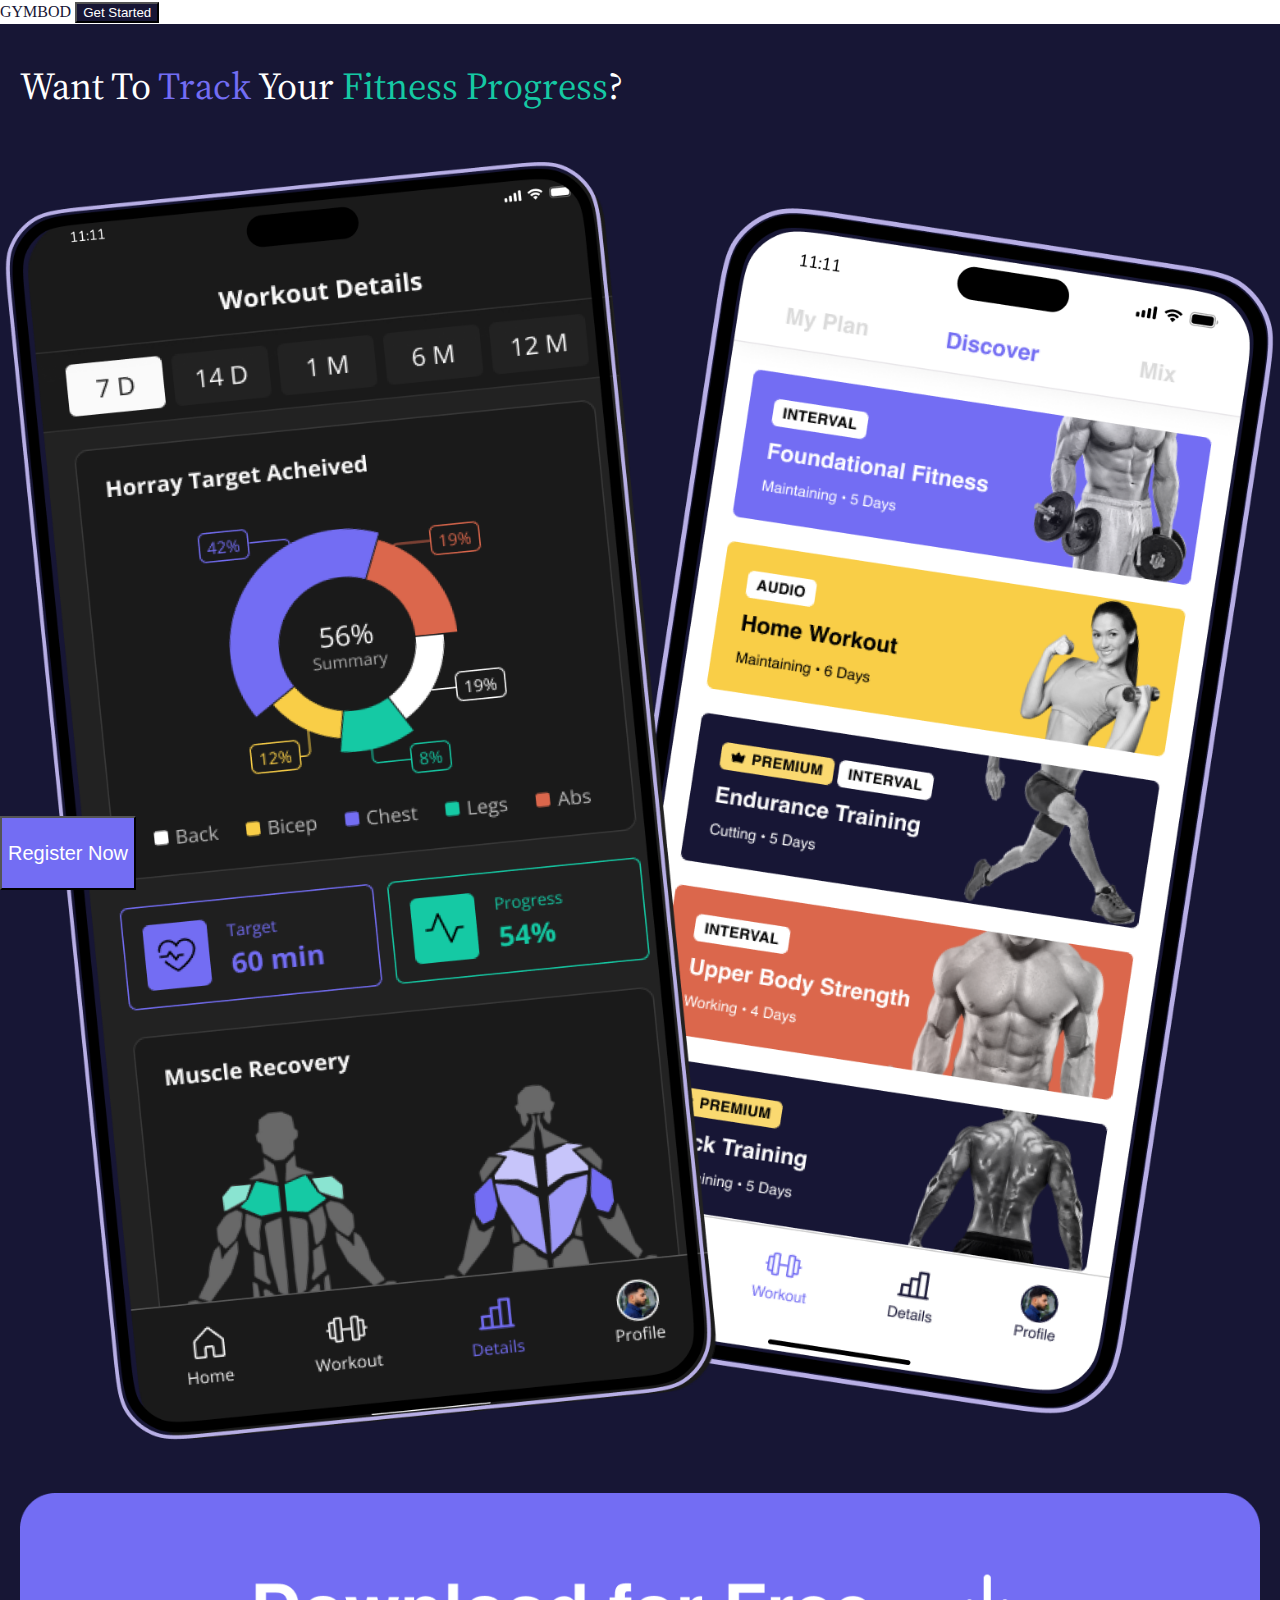
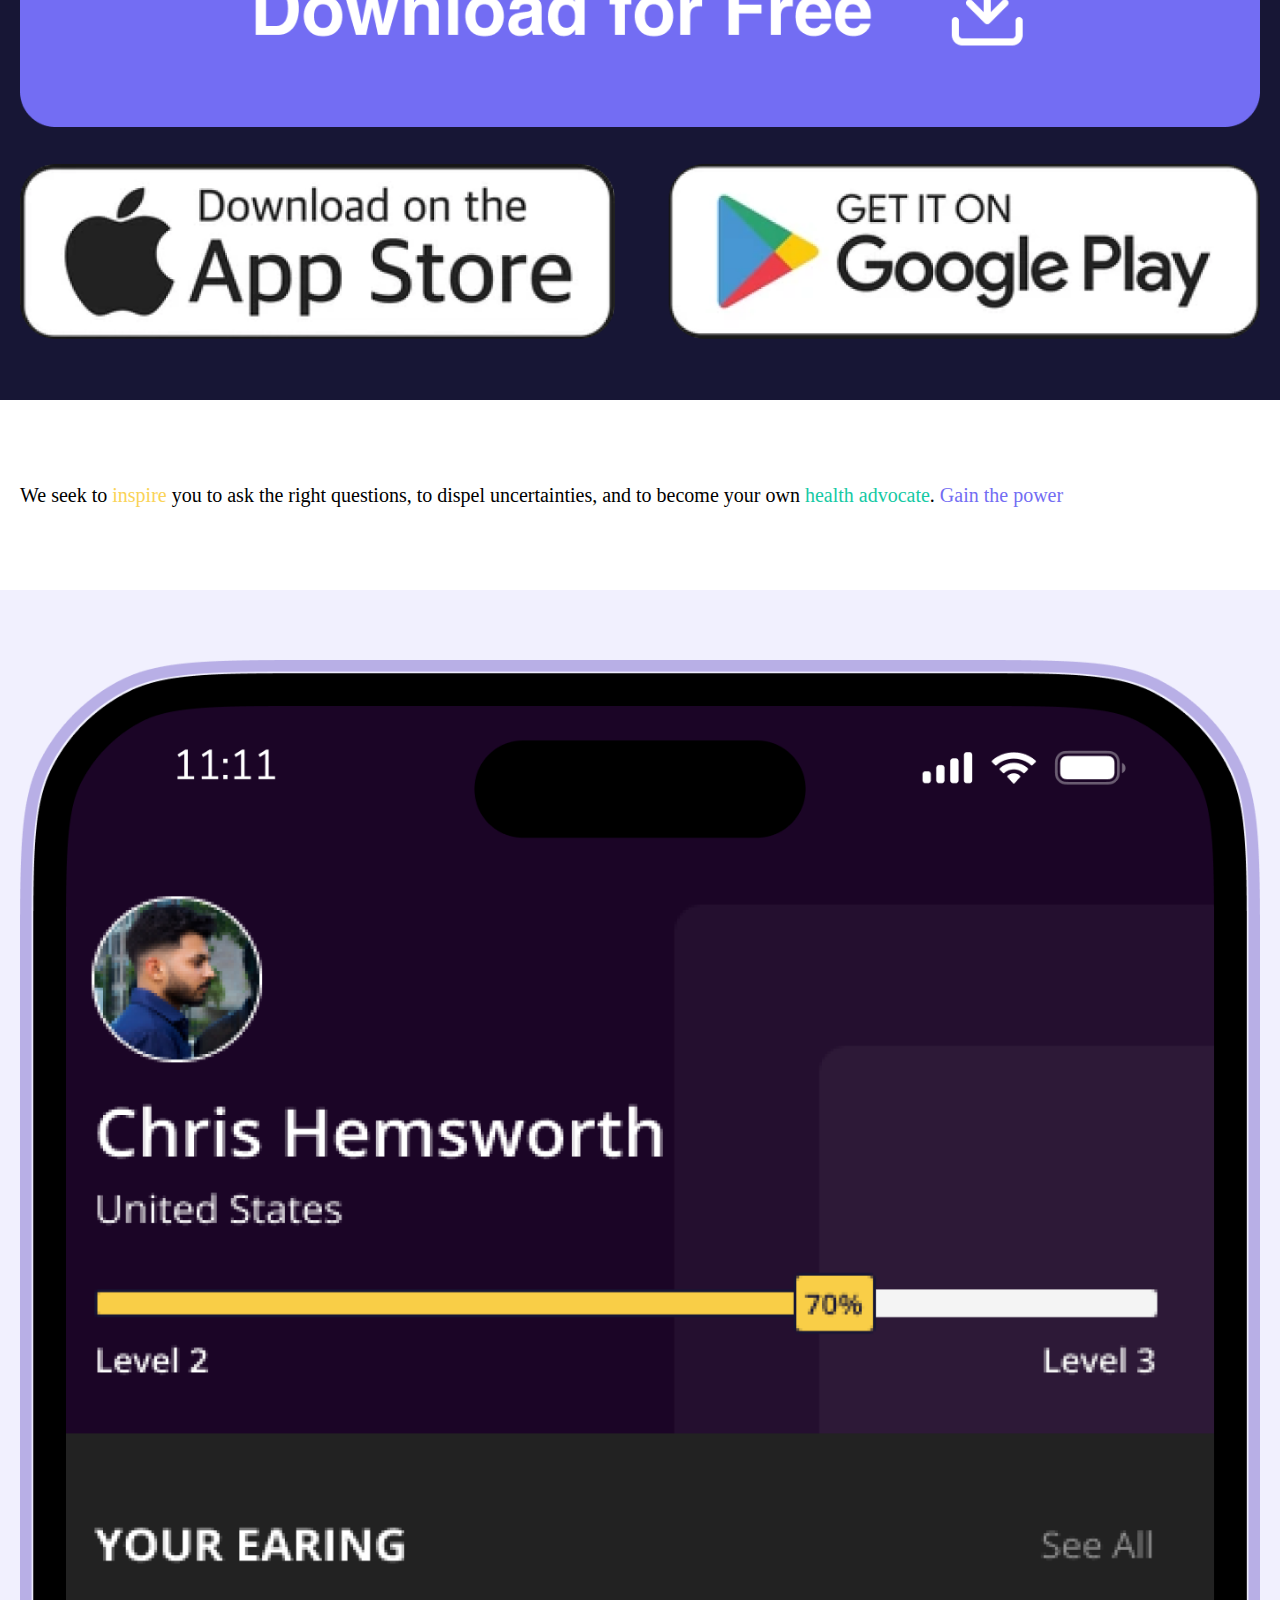
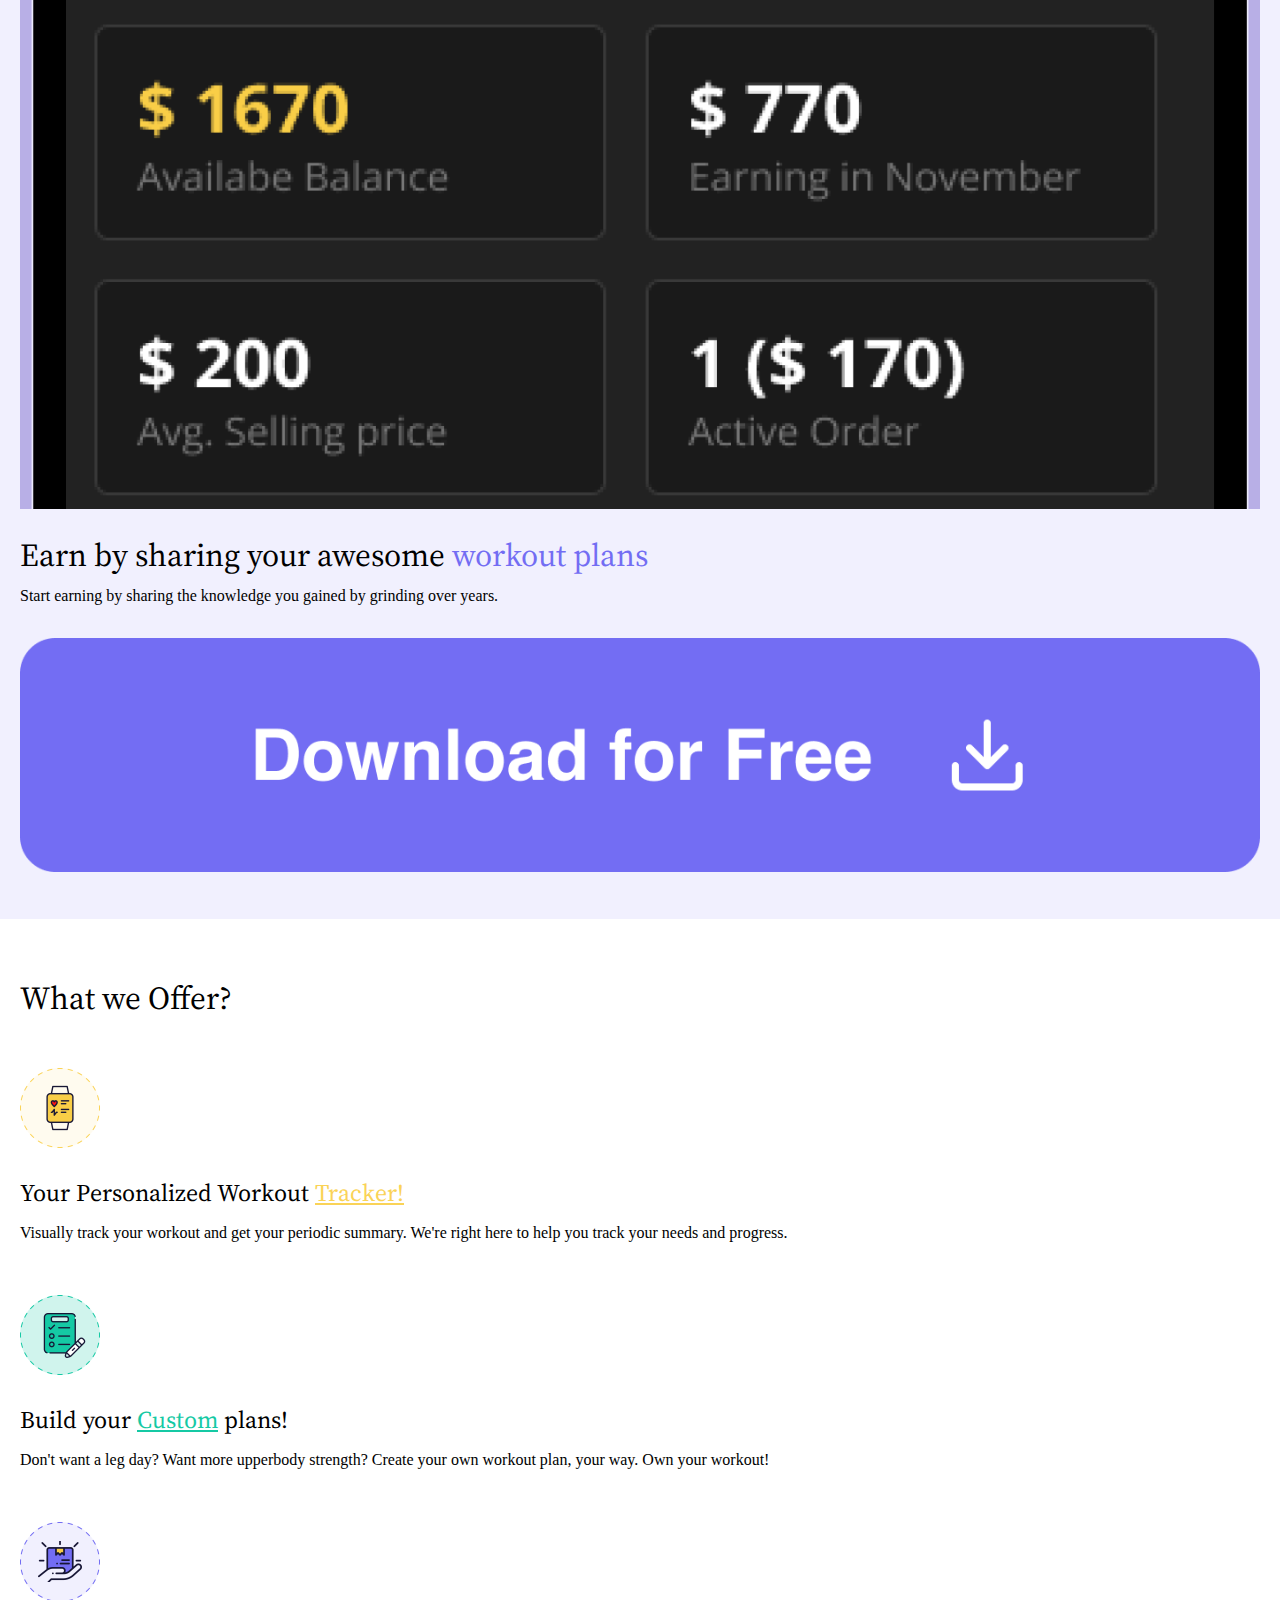
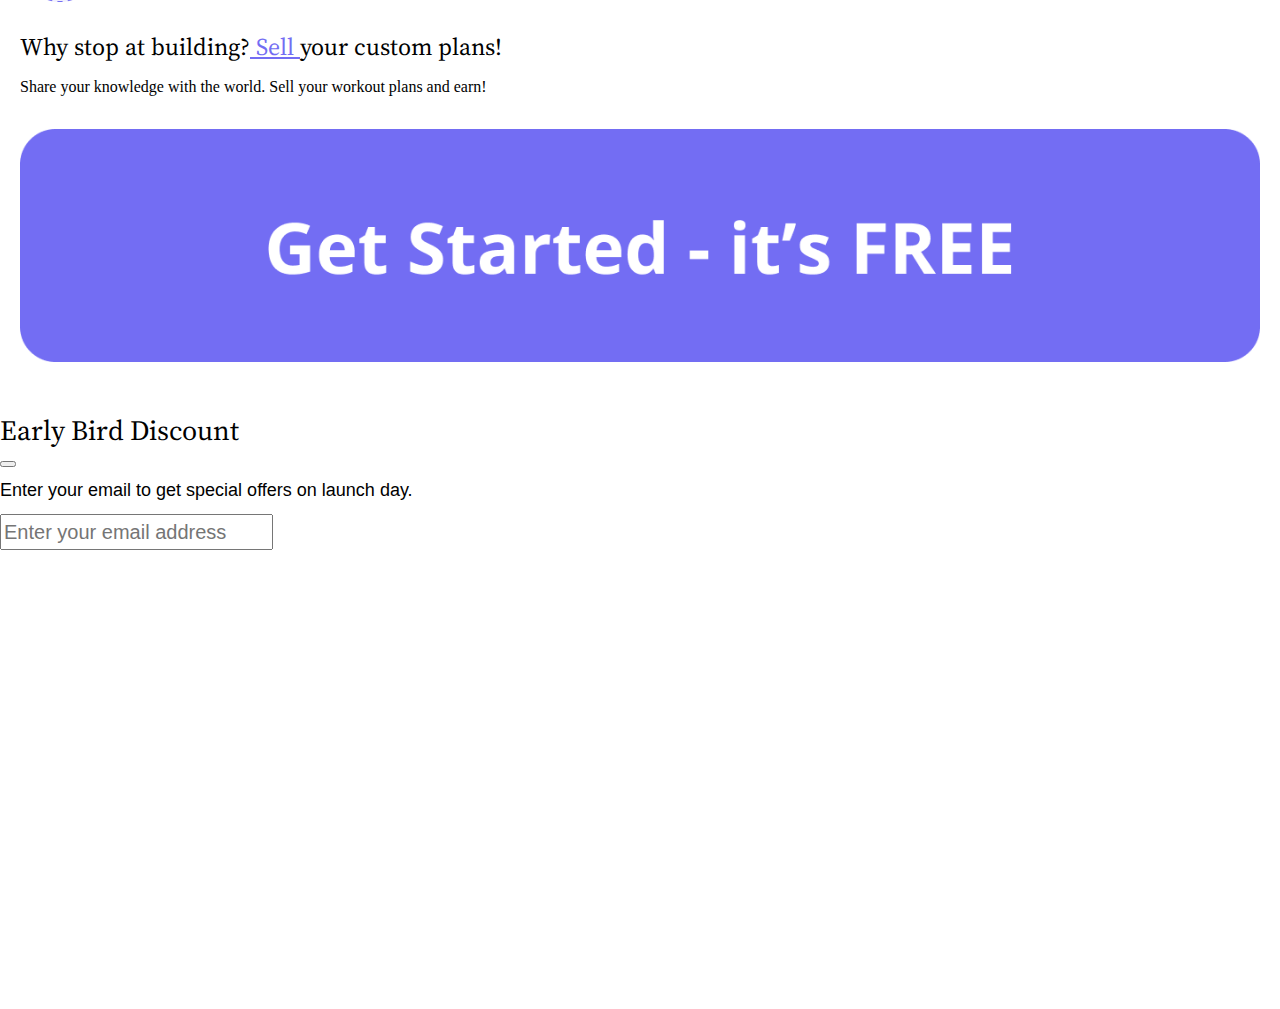
<file: index.html>
<!doctype html>
<html lang="en">
    <head>
        <!-- Google Tag Manager -->
        <script>
            (function (w, d, s, l, i) {
                w[l] = w[l] || [];
                w[l].push({'gtm.start': new Date().getTime(), event: 'gtm.js'});
                var f = d.getElementsByTagName(s)[0],
                    j = d.createElement(s),
                    dl = l != 'dataLayer' ? '&l=' + l : '';
                j.async = true;
                j.src = 'https://www.googletagmanager.com/gtm.js?id=' + i + dl;
                f.parentNode.insertBefore(j, f);
            })(window, document, 'script', 'dataLayer', 'GTM-PPK5HNF');
        </script>
        <!-- End Google Tag Manager -->
        <meta charset="utf-8">
        <meta name="viewport" content="width=device-width, initial-scale=1">
        <title>GymBod</title>

        <link rel="preconnect" href="https://fonts.googleapis.com">
        <link rel="preconnect" href="https://fonts.gstatic.com" crossorigin>
        <link href="https://fonts.googleapis.com/css2?family=Source+Sans+Pro:ital,wght@0,600;0,700;1,400&family=Source+Serif+Pro:wght@400;700&display=swap" rel="stylesheet">

        <link href="https://cdn.jsdelivr.net/npm/bootstrap@5.2.2/dist/css/bootstrap.min.css" rel="stylesheet" integrity="sha384-Zenh87qX5JnK2Jl0vWa8Ck2rdkQ2Bzep5IDxbcnCeuOxjzrPF/et3URy9Bv1WTRi" crossorigin="anonymous">
        <link rel="stylesheet" href="./css/style.css">
    </head>
    <body>
        <!-- Google Tag Manager (noscript) -->
        <noscript>
            <iframe src="https://www.googletagmanager.com/ns.html?id=GTM-PPK5HNF" height="0" width="0" style="display:none;visibility:hidden"></iframe>
        </noscript>
        <!-- End Google Tag Manager (noscript) -->
        <div class="container-fluid p-0">
            <nav class="navbar bg-light">
                <div class="container-fluid">
                    <a class="navbar-brand purple fst-italic fw-bold">GYMBOD</a>

                    <button class="btn white bg-purple" type="submit" data-bs-toggle="modal" data-bs-target="#exampleModal">Get Started</button>
                </div>
            </nav>

            <div class="bg-purple pt-40 px-20">
                <div class="f-38 white source-serif-pro fw-bold">
                    Want To
                    <span class="light-purple">Track</span>
                    Your
                    <span class="green">Fitness Progress</span>?
                </div>
            </div>
            <div class="bg-purple">
                <img src="./images/hero.png" alt="" width="100%" class="mt-30">
            </div>
            <div class="bg-purple px-20 pb-40">
                <img id="downloadFree1" src="./images/downloadFree.png" alt="" width="100%" class="mt-30" data-bs-toggle="modal" data-bs-target="#exampleModal">
                <img id="downloadPlaystore" src="./images/downloadBtn.png" alt="" width="100%" class="mt-30" data-bs-toggle="modal" data-bs-target="#exampleModal">
            </div>

            <div class="bg-white py-80 px-20 text-center f-20">
                We seek to
                <span class="fw-bold yellow">inspire</span>
                you to ask the right questions, to dispel uncertainties, and to become your own
                <span class="fw-bold green">health advocate</span>.
                <span class="fw-bold light-purple">Gain the power</span>
            </div>

            <div class="bg-lightest-purple py-40 px-20">
                <img
                src="./images/earning.png" alt="" width="100%" class="mt-30">
                <!-- <img src="./images/featuresButtons.png" alt="" width="100%" class="mt-30"> -->

                <div class="fw-bold f-32 mt-20 source-serif-pro">
                    Earn by sharing your awesome
                    <span class="light-purple">workout plans</span>
                </div>
                <div class="mt-10">
                    Start earning by sharing the knowledge you gained by grinding over years.
                </div>

                <img id="downloadFree2" src="./images/downloadFree.png" alt="" width="100%" class="mt-30" data-bs-toggle="modal" data-bs-target="#exampleModal">
            </div>

            <div class="py-40 px-20">
                <div class="fw-bold f-32 mt-20 source-serif-pro">
                    What we Offer?
                </div>

                <div class="mt-50">
                    <img src="./images/yellow.png" alt="" width="80">
                    <div class="f-24 mt-20 source-serif-pro fw-bold">
                        Your Personalized Workout
                        <span class="yellow ri-underline-yellow">Tracker!</span>
                    </div>
                    <div class="mt-10">
                        Visually track your workout and get your periodic summary. We're right here to help you track your needs and progress.
                    </div>
                </div>

                <div class="mt-50">
                    <img src="./images/green.png" alt="" width="80">
                    <div class="f-24 mt-20 source-serif-pro fw-bold">
                        Build your
                        <span class="green ri-underline-green">Custom</span>
                        plans!
                    </div>
                    <div class="mt-10">
                        Don't want a leg day? Want more upperbody strength? Create your own workout plan, your way. Own your workout!
                    </div>
                </div>

                <div class="mt-50">
                    <img src="./images/purple.png" alt="" width="80">
                    <div class="f-24 mt-20 source-serif-pro fw-bold">

                        Why stop at building?<span class="light-purple ri-underline-light-purple">
                            Sell
                        </span>your custom plans!
                    </div>
                    <div class="mt-10">
                        Share your knowledge with the world. Sell your workout plans and earn!
                    </div>

                    <img id="downloadFree3" src="./images/downloadFree1.png" alt="" width="100%" class="mt-30" data-bs-toggle="modal" data-bs-target="#exampleModal">
                </div>

            </div>
        </div>


        <div class="modal fade" id="exampleModal" tabindex="-1" aria-labelledby="exampleModalLabel" aria-hidden="true">
            <div class="modal-dialog modal-dialog-bottom">
                <div class="modal-content" style="height:600px;border-radius: 10px 10px 0 0;">

                    <div
                        class="modal-body">
                        <!-- Begin Mailchimp Signup Form -->
                        <link href="//cdn-images.mailchimp.com/embedcode/classic-071822.css" rel="stylesheet" type="text/css">
                        <style type="text/css">
                            #mc_embed_signup {
                                background: #fff;
                                clear: left;
                                font: 14px Helvetica, Arial, sans-serif;
                                width: "100%";
                                height: "100%";
                            }
                            /* Add your own Mailchimp form style overrides in your site stylesheet or in this style block.
                        We recommend moving this block and the preceding CSS link to the HEAD of your HTML file. */
                        </style>
                        <div id="mc_embed_signup" class="h-100">
                            <form action="https://gmail.us21.list-manage.com/subscribe/post?u=26b99e9fbe1178378e4c67720&amp;id=ec3fd1afd3&amp;f_id=00ffc6e1f0" method="post" id="mc-embedded-subscribe-form" name="mc-embedded-subscribe-form" class="validate m-0 h-100" target="_blank" novalidate>
                                <div id="mc_embed_signup_scroll">
                                    <div class="d-flex justify-content-between align-items-center">
                                        <div class="source-serif-pro f-28 fw-bold">Early Bird Discount</div>
                                        <button type="button" class="btn-close" data-bs-dismiss="modal" aria-label="Close"></button>
                                    </div>
                                    <div class="mt-10 f-18">
                                        Enter your email to get special offers on launch day.
                                    </div>

                                    <!-- <div class="indicates-required"><span class="asterisk">*</span> indicates required</div> -->
                                    <div class="mc-field-group" style="width: 100%;">
                                        <!-- <label for="mce-EMAIL">Email Address  <span class="asterisk">*</span> -->
                                        <!-- </label> -->
                                        <input type="email" value="" name="EMAIL" class="required email mt-10 f-20" id="mce-EMAIL" placeholder="Enter your email address" required> <span id="mce-EMAIL-HELPERTEXT" class="helper_text"></span>
                                    </div>
                                    <div id="mce-responses" class="clear foot">
                                        <div class="response" id="mce-error-response" style="display:none"></div>
                                        <div class="response" id="mce-success-response" style="display:none"></div>
                                    </div>
                                    <!-- real people should not fill this in and expect good things - do not remove this or risk form bot signups-->
                                    <div style="position: absolute; left: -5000px;" aria-hidden="true"><input type="text" name="b_26b99e9fbe1178378e4c67720_ec3fd1afd3" tabindex="-1" value=""></div>
                                    <div class="optionalParent">
                                        <div
                                            class="clear foot"><!-- <p class="brandingLogo"><a href="http://eepurl.com/icvyzX" title="Mailchimp - email marketing made easy and fun"><img src="https://eep.io/mc-cdn-images/template_images/branding_logo_text_light_dtp.svg"></a></p> -->
                                        </div>
                                    </div>
                                </div>
                                <div style="position: absolute; bottom:10px;right:0px;left:0px;">

                                    <input class="btn bg-light-purple white w-100 py-20 m-0 f-20" type="submit" value="Register Now" name="subscribe" id="mc-embedded-subscribe" class="button">
                                </div>
                            </form>
                        </div>
                        <script type='text/javascript' src='//s3.amazonaws.com/downloads.mailchimp.com/js/mc-validate.js'></script>
                        <script type='text/javascript'>
                            (function ($) {
                                window.fnames = new Array();
                                window.ftypes = new Array();
                                fnames[1] = 'FNAME';
                                ftypes[1] = 'text';
                                fnames[0] = 'EMAIL';
                                ftypes[0] = 'email';
                            }(jQuery));
                            var $mcj = jQuery.noConflict(true);
                        </script>
                        <!--End mc_embed_signup-->

                    </div>
                    <!-- <div class="modal-footer">
                                    </div> -->
                </div>
            </div>
        </div>

        <script src="https://cdn.jsdelivr.net/npm/bootstrap@5.2.2/dist/js/bootstrap.bundle.min.js" integrity="sha384-OERcA2EqjJCMA+/3y+gxIOqMEjwtxJY7qPCqsdltbNJuaOe923+mo//f6V8Qbsw3" crossorigin="anonymous"></script>
    </body>
</html>
</file>
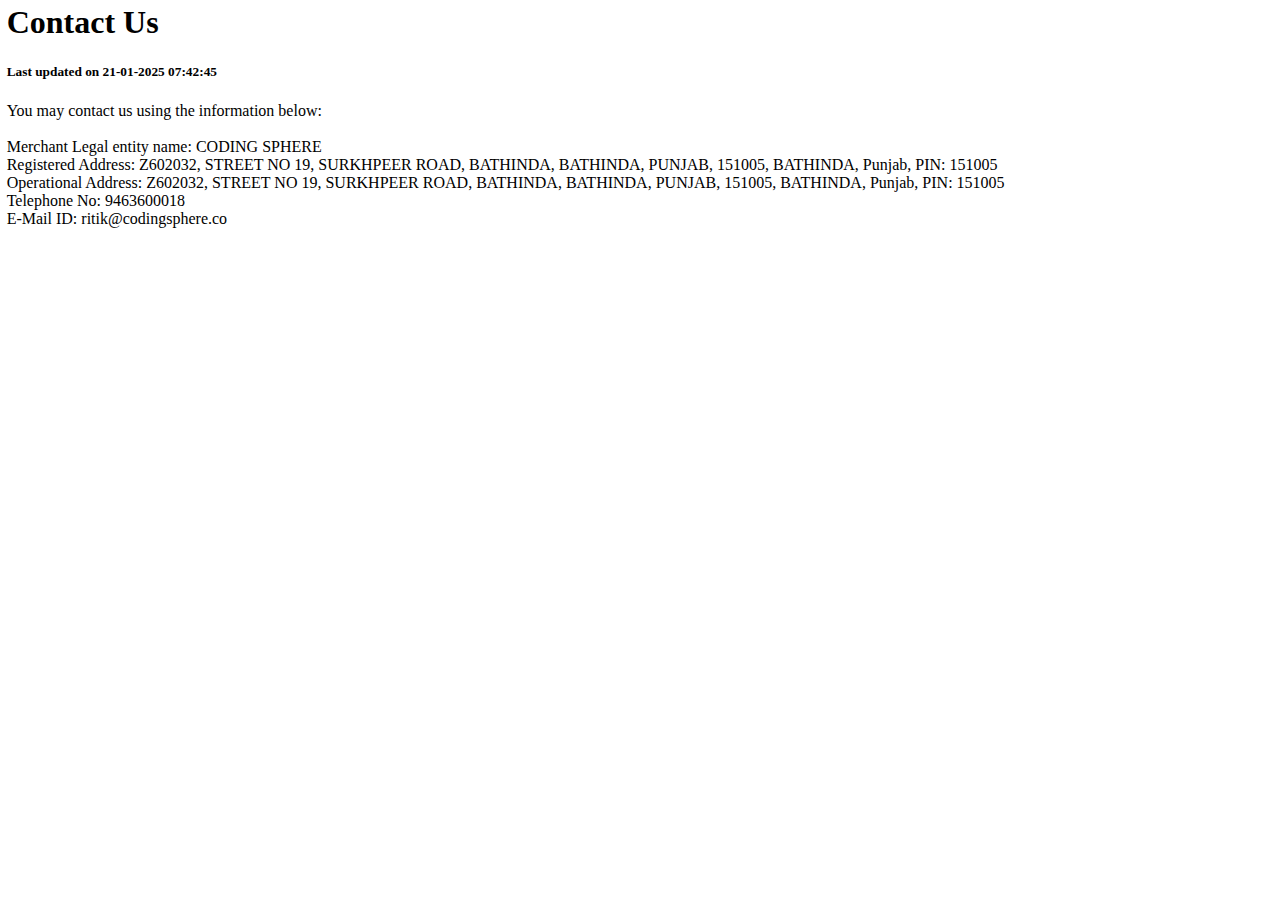
<file: contact-us.html>
<!DOCTYPE  html PUBLIC "-//W3C//DTD XHTML 1.0 Transitional//EN" "http://www.w3.org/TR/xhtml1/DTD/xhtml1-transitional.dtd">
<html xmlns="http://www.w3.org/1999/xhtml" xml:lang="en" lang="en"><head><meta http-equiv="Content-Type" content="text/html; charset=utf-8"/><title>af95cc46-490e-4ce8-94ed-7ec3bedc37d5</title><style type="text/css"> * {margin:0; padding:0; text-indent:0; }
 h1 { color: black; font-family:"Times New Roman", serif; font-style: normal; font-weight: bold; text-decoration: none; font-size: 24pt; }
 h2 { color: black; font-family:"Times New Roman", serif; font-style: normal; font-weight: bold; text-decoration: none; font-size: 10pt; }
 p { color: black; font-family:"Times New Roman", serif; font-style: normal; font-weight: normal; text-decoration: none; font-size: 12pt; margin:0pt; }
 .a, a { color: black; font-family:"Times New Roman", serif; font-style: normal; font-weight: normal; text-decoration: none; font-size: 12pt; }
</style></head><body><h1 style="padding-top: 3pt;padding-left: 5pt;text-indent: 0pt;text-align: left;"><a name="bookmark0">&zwnj;</a>Contact Us</h1><h2 style="padding-top: 16pt;padding-left: 5pt;text-indent: 0pt;text-align: left;"><a name="bookmark1">&zwnj;</a>Last updated on 21-01-2025 07:42:45</h2><p style="padding-top: 3pt;text-indent: 0pt;text-align: left;"><br/></p><p style="padding-left: 5pt;text-indent: 0pt;text-align: left;">You may contact us using the information below:</p><p style="padding-top: 13pt;padding-left: 5pt;text-indent: 0pt;line-height: 14pt;text-align: left;">Merchant Legal entity name: CODING SPHERE</p><p style="padding-left: 5pt;text-indent: 0pt;text-align: left;">Registered Address: Z602032, STREET NO 19, SURKHPEER ROAD, BATHINDA, BATHINDA, PUNJAB, 151005, BATHINDA, Punjab, PIN: 151005</p><p style="padding-left: 5pt;text-indent: 0pt;text-align: left;">Operational Address: Z602032, STREET NO 19, SURKHPEER ROAD, BATHINDA, BATHINDA, PUNJAB, 151005, BATHINDA, Punjab, PIN: 151005</p><p style="padding-left: 5pt;text-indent: 0pt;line-height: 13pt;text-align: left;">Telephone No: 9463600018</p><p style="padding-left: 5pt;text-indent: 0pt;line-height: 14pt;text-align: left;"><a href="mailto:ritik@codingsphere.co" class="a" target="_blank">E-Mail ID: </a><a href="mailto:ritik@codingsphere.co" target="_blank">ritik@codingsphere.co</a></p></body></html>
</file>
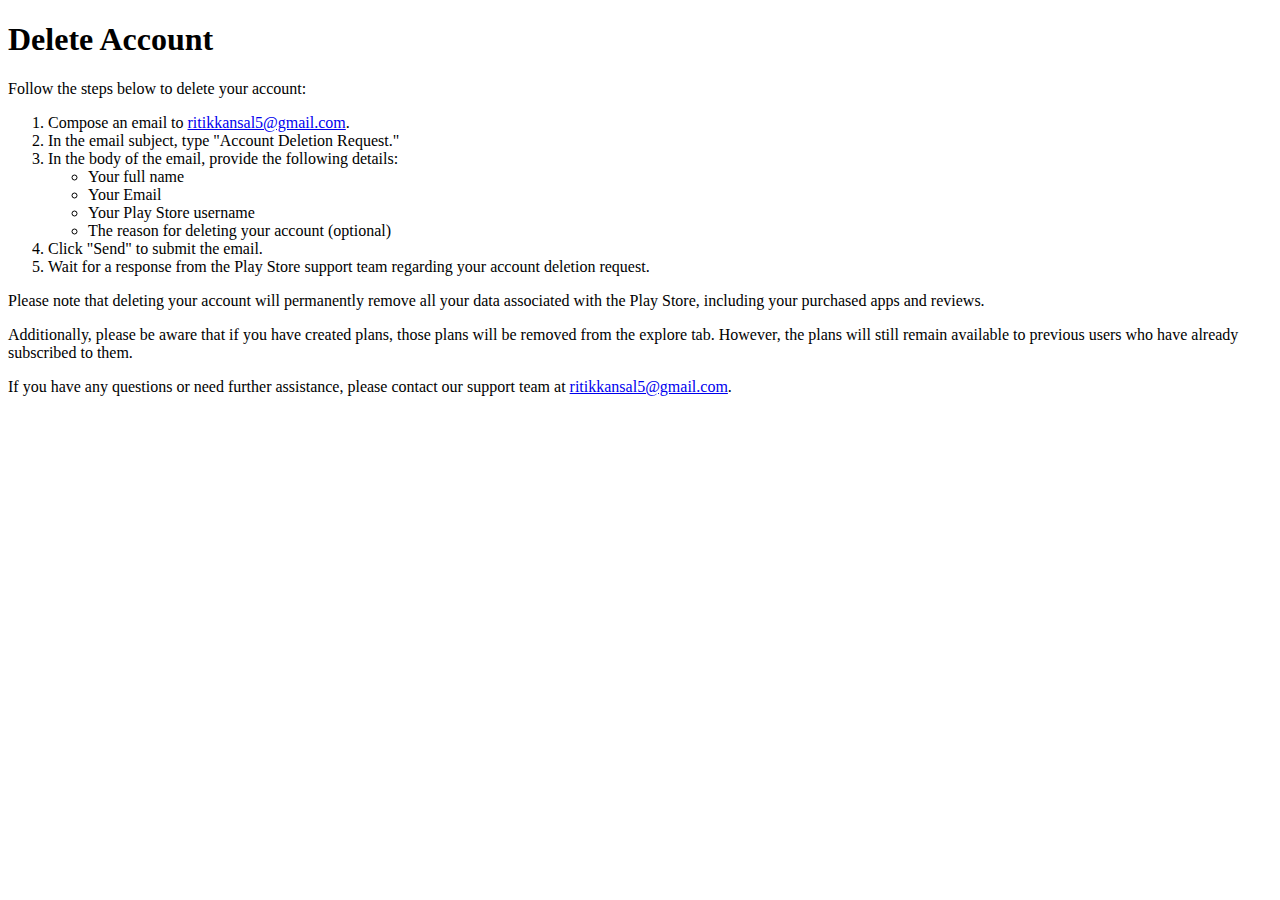
<file: delete-account.html>
<!DOCTYPE html>
<html>
  <head>
    <title>Delete Account - Play Store</title>
  </head>
  <body>
    <h1>Delete Account</h1>

    <p>Follow the steps below to delete your account:</p>

    <ol>
      <li>Compose an email to <a href="mailto:ritikkansal5@gmail.com">ritikkansal5@gmail.com</a>.</li>
      <li>In the email subject, type "Account Deletion Request."</li>
      <li>
        In the body of the email, provide the following details:
        <ul>
          <li>Your full name</li>
          <li>Your Email</li>
          <li>Your Play Store username</li>
          <li>The reason for deleting your account (optional)</li>
        </ul>
      </li>
      <li>Click "Send" to submit the email.</li>
      <li>Wait for a response from the Play Store support team regarding your account deletion request.</li>
    </ol>

    <p>Please note that deleting your account will permanently remove all your data associated with the Play Store, including your purchased apps and reviews.</p>

    <p>Additionally, please be aware that if you have created plans, those plans will be removed from the explore tab. However, the plans will still remain available to previous users who have already subscribed to them.</p>

    <p>If you have any questions or need further assistance, please contact our support team at <a href="mailto:ritikkansal5@gmail.com">ritikkansal5@gmail.com</a>.</p>
  </body>
</html>
</file>
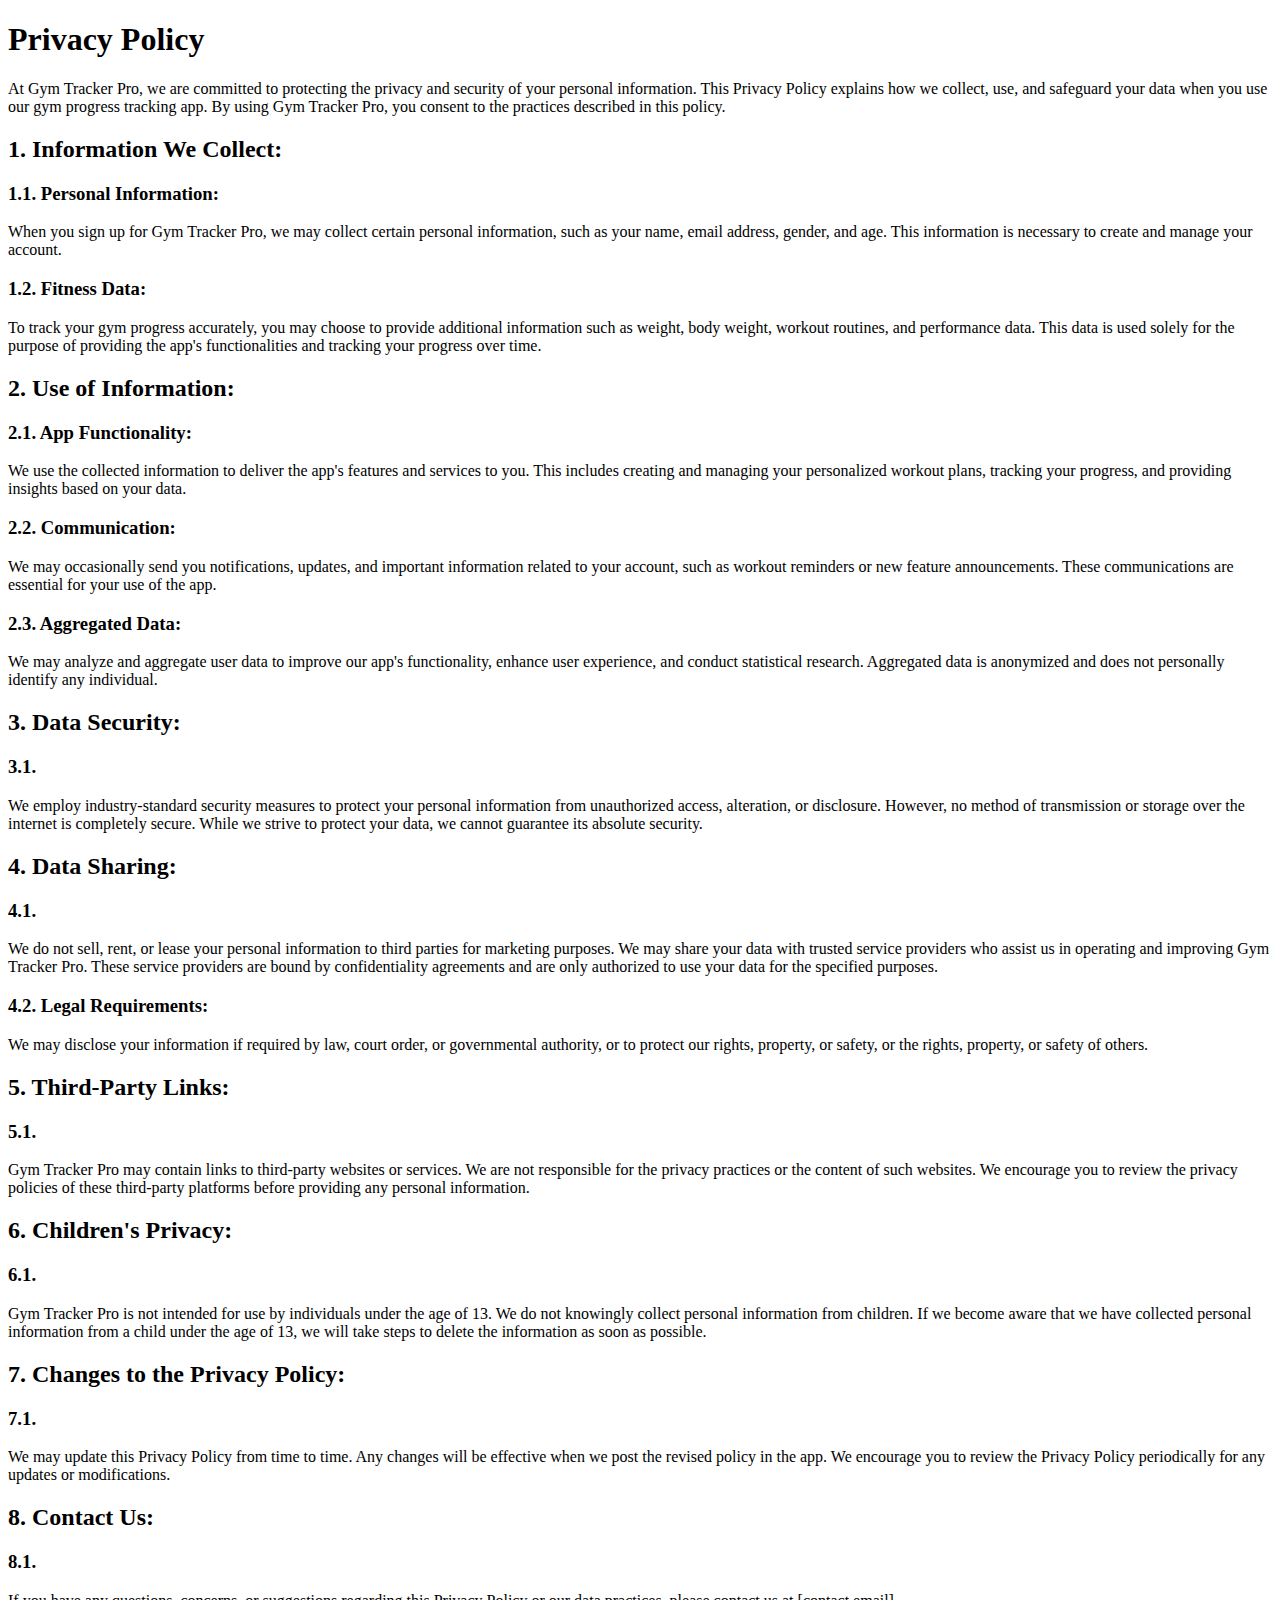
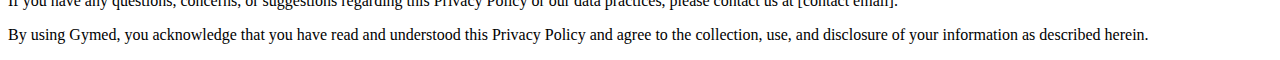
<file: privacy-policy.html>
<!DOCTYPE html>
<html>
  <head>
    <meta charset="UTF-8" />
    <title>Privacy Policy</title>
  </head>
  <body>
    <h1>Privacy Policy</h1>
    <p>At Gym Tracker Pro, we are committed to protecting the privacy and security of your personal information. This Privacy Policy explains how we collect, use, and safeguard your data when you use our gym progress tracking app. By using Gym Tracker Pro, you consent to the practices described in this policy.</p>
    <h2>1. Information We Collect:</h2>
    <h3>1.1. Personal Information:</h3>
    <p>When you sign up for Gym Tracker Pro, we may collect certain personal information, such as your name, email address, gender, and age. This information is necessary to create and manage your account.</p>
    <h3>1.2. Fitness Data:</h3>
    <p>To track your gym progress accurately, you may choose to provide additional information such as weight, body weight, workout routines, and performance data. This data is used solely for the purpose of providing the app's functionalities and tracking your progress over time.</p>
    <h2>2. Use of Information:</h2>
    <h3>2.1. App Functionality:</h3>
    <p>We use the collected information to deliver the app's features and services to you. This includes creating and managing your personalized workout plans, tracking your progress, and providing insights based on your data.</p>
    <h3>2.2. Communication:</h3>
    <p>We may occasionally send you notifications, updates, and important information related to your account, such as workout reminders or new feature announcements. These communications are essential for your use of the app.</p>
    <h3>2.3. Aggregated Data:</h3>
    <p>We may analyze and aggregate user data to improve our app's functionality, enhance user experience, and conduct statistical research. Aggregated data is anonymized and does not personally identify any individual.</p>
    <h2>3. Data Security:</h2>
    <h3>3.1.</h3>
    <p>We employ industry-standard security measures to protect your personal information from unauthorized access, alteration, or disclosure. However, no method of transmission or storage over the internet is completely secure. While we strive to protect your data, we cannot guarantee its absolute security.</p>
    <h2>4. Data Sharing:</h2>
    <h3>4.1.</h3>
    <p>We do not sell, rent, or lease your personal information to third parties for marketing purposes. We may share your data with trusted service providers who assist us in operating and improving Gym Tracker Pro. These service providers are bound by confidentiality agreements and are only authorized to use your data for the specified purposes.</p>
    <h3>4.2. Legal Requirements:</h3>
    <p>We may disclose your information if required by law, court order, or governmental authority, or to protect our rights, property, or safety, or the rights, property, or safety of others.</p>
    <h2>5. Third-Party Links:</h2>
    <h3>5.1.</h3>
    <p>Gym Tracker Pro may contain links to third-party websites or services. We are not responsible for the privacy practices or the content of such websites. We encourage you to review the privacy policies of these third-party platforms before providing any personal information.</p>
    <h2>6. Children's Privacy:</h2>
    <h3>6.1.</h3>
    <p>Gym Tracker Pro is not intended for use by individuals under the age of 13. We do not knowingly collect personal information from children. If we become aware that we have collected personal information from a child under the age of 13, we will take steps to delete the information as soon as possible.</p>
    <h2>7. Changes to the Privacy Policy:</h2>
    <h3>7.1.</h3>
    <p>We may update this Privacy Policy from time to time. Any changes will be effective when we post the revised policy in the app. We encourage you to review the Privacy Policy periodically for any updates or modifications.</p>
    <h2>8. Contact Us:</h2>
    <h3>8.1.</h3>
    <p>If you have any questions, concerns, or suggestions regarding this Privacy Policy or our data practices, please contact us at [contact email].</p>
    <p>By using Gymed, you acknowledge that you have read and understood this Privacy Policy and agree to the collection, use, and disclosure of your information as described herein.</p>
  </body>
</html>
</file>
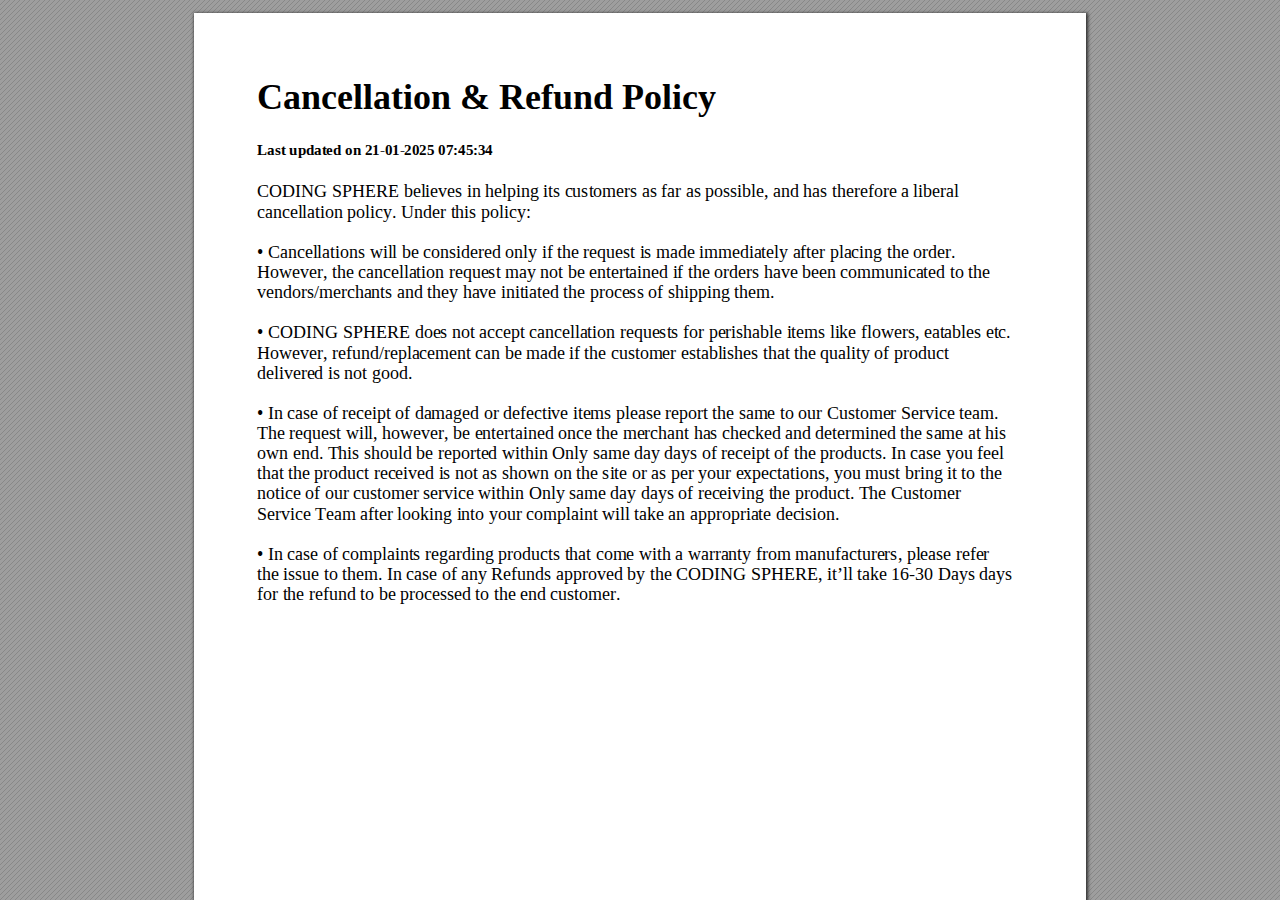
<file: refunnd.html>
<!DOCTYPE html>
<!-- Created by pdf2htmlEX (https://github.com/pdf2htmlEX/pdf2htmlEX) -->
<html xmlns="http://www.w3.org/1999/xhtml">
<head>
<meta charset="utf-8"/>
<meta name="generator" content="pdf2htmlEX"/>
<meta http-equiv="X-UA-Compatible" content="IE=edge,chrome=1"/>
<style type="text/css">
/*! 
 * Base CSS for pdf2htmlEX
 * Copyright 2012,2013 Lu Wang <coolwanglu@gmail.com> 
 * https://github.com/pdf2htmlEX/pdf2htmlEX/blob/master/share/LICENSE
 */#sidebar{position:absolute;top:0;left:0;bottom:0;width:250px;padding:0;margin:0;overflow:auto}#page-container{position:absolute;top:0;left:0;margin:0;padding:0;border:0}@media screen{#sidebar.opened+#page-container{left:250px}#page-container{bottom:0;right:0;overflow:auto}.loading-indicator{display:none}.loading-indicator.active{display:block;position:absolute;width:64px;height:64px;top:50%;left:50%;margin-top:-32px;margin-left:-32px}.loading-indicator img{position:absolute;top:0;left:0;bottom:0;right:0}}@media print{@page{margin:0}html{margin:0}body{margin:0;-webkit-print-color-adjust:exact}#sidebar{display:none}#page-container{width:auto;height:auto;overflow:visible;background-color:transparent}.d{display:none}}.pf{position:relative;background-color:white;overflow:hidden;margin:0;border:0}.pc{position:absolute;border:0;padding:0;margin:0;top:0;left:0;width:100%;height:100%;overflow:hidden;display:block;transform-origin:0 0;-ms-transform-origin:0 0;-webkit-transform-origin:0 0}.pc.opened{display:block}.bf{position:absolute;border:0;margin:0;top:0;bottom:0;width:100%;height:100%;-ms-user-select:none;-moz-user-select:none;-webkit-user-select:none;user-select:none}.bi{position:absolute;border:0;margin:0;-ms-user-select:none;-moz-user-select:none;-webkit-user-select:none;user-select:none}@media print{.pf{margin:0;box-shadow:none;page-break-after:always;page-break-inside:avoid}@-moz-document url-prefix(){.pf{overflow:visible;border:1px solid #fff}.pc{overflow:visible}}}.c{position:absolute;border:0;padding:0;margin:0;overflow:hidden;display:block}.t{position:absolute;white-space:pre;font-size:1px;transform-origin:0 100%;-ms-transform-origin:0 100%;-webkit-transform-origin:0 100%;unicode-bidi:bidi-override;-moz-font-feature-settings:"liga" 0}.t:after{content:''}.t:before{content:'';display:inline-block}.t span{position:relative;unicode-bidi:bidi-override}._{display:inline-block;color:transparent;z-index:-1}::selection{background:rgba(127,255,255,0.4)}::-moz-selection{background:rgba(127,255,255,0.4)}.pi{display:none}.d{position:absolute;transform-origin:0 100%;-ms-transform-origin:0 100%;-webkit-transform-origin:0 100%}.it{border:0;background-color:rgba(255,255,255,0.0)}.ir:hover{cursor:pointer}</style>
<style type="text/css">
/*! 
 * Fancy styles for pdf2htmlEX
 * Copyright 2012,2013 Lu Wang <coolwanglu@gmail.com> 
 * https://github.com/pdf2htmlEX/pdf2htmlEX/blob/master/share/LICENSE
 */@keyframes fadein{from{opacity:0}to{opacity:1}}@-webkit-keyframes fadein{from{opacity:0}to{opacity:1}}@keyframes swing{0{transform:rotate(0)}10%{transform:rotate(0)}90%{transform:rotate(720deg)}100%{transform:rotate(720deg)}}@-webkit-keyframes swing{0{-webkit-transform:rotate(0)}10%{-webkit-transform:rotate(0)}90%{-webkit-transform:rotate(720deg)}100%{-webkit-transform:rotate(720deg)}}@media screen{#sidebar{background-color:#2f3236;background-image:url("[data-uri]")}#outline{font-family:Georgia,Times,"Times New Roman",serif;font-size:13px;margin:2em 1em}#outline ul{padding:0}#outline li{list-style-type:none;margin:1em 0}#outline li>ul{margin-left:1em}#outline a,#outline a:visited,#outline a:hover,#outline a:active{line-height:1.2;color:#e8e8e8;text-overflow:ellipsis;white-space:nowrap;text-decoration:none;display:block;overflow:hidden;outline:0}#outline a:hover{color:#0cf}#page-container{background-color:#9e9e9e;background-image:url("[data-uri]");-webkit-transition:left 500ms;transition:left 500ms}.pf{margin:13px auto;box-shadow:1px 1px 3px 1px #333;border-collapse:separate}.pc.opened{-webkit-animation:fadein 100ms;animation:fadein 100ms}.loading-indicator.active{-webkit-animation:swing 1.5s ease-in-out .01s infinite alternate none;animation:swing 1.5s ease-in-out .01s infinite alternate none}.checked{background:no-repeat url([data-uri])}}</style>
<style type="text/css">
.ff0{font-family:sans-serif;visibility:hidden;}
@font-face{font-family:ff1;src:url('[data-uri]')format("woff");}.ff1{font-family:ff1;line-height:1.311035;font-style:normal;font-weight:normal;visibility:visible;}
@font-face{font-family:ff2;src:url('[data-uri]')format("woff");}.ff2{font-family:ff2;line-height:1.284668;font-style:normal;font-weight:normal;visibility:visible;}
.m0{transform:matrix(0.375000,0.000000,0.000000,0.375000,0,0);-ms-transform:matrix(0.375000,0.000000,0.000000,0.375000,0,0);-webkit-transform:matrix(0.375000,0.000000,0.000000,0.375000,0,0);}
.v0{vertical-align:0.000000px;}
.ls0{letter-spacing:0.000000px;}
.sc_{text-shadow:none;}
.sc0{text-shadow:-0.015em 0 transparent,0 0.015em transparent,0.015em 0 transparent,0 -0.015em  transparent;}
@media screen and (-webkit-min-device-pixel-ratio:0){
.sc_{-webkit-text-stroke:0px transparent;}
.sc0{-webkit-text-stroke:0.015em transparent;text-shadow:none;}
}
.ws0{word-spacing:0.000000px;}
.fc0{color:rgb(0,0,0);}
.fs1{font-size:39.920000px;}
.fs2{font-size:48.000000px;}
.fs0{font-size:96.000000px;}
.y0{bottom:0.000000px;}
.y1{bottom:54.060000px;}
.y14{bottom:621.510000px;}
.y13{bottom:641.640000px;}
.y12{bottom:661.785000px;}
.y11{bottom:702.045000px;}
.y10{bottom:722.190000px;}
.yf{bottom:742.320000px;}
.ye{bottom:762.465000px;}
.yd{bottom:782.595000px;}
.yc{bottom:802.740000px;}
.yb{bottom:843.015000px;}
.ya{bottom:863.145000px;}
.y9{bottom:883.290000px;}
.y8{bottom:923.565000px;}
.y7{bottom:943.695000px;}
.y6{bottom:963.840000px;}
.y5{bottom:1004.115000px;}
.y4{bottom:1024.260000px;}
.y3{bottom:1066.110000px;}
.y2{bottom:1112.115000px;}
.h4{height:40.231875px;}
.h5{height:47.109375px;}
.h3{height:96.750000px;}
.h2{height:1154.760000px;}
.h0{height:1262.820000px;}
.h1{height:1263.000000px;}
.w2{width:784.920000px;}
.w0{width:892.920000px;}
.w1{width:893.250000px;}
.x0{left:0.000000px;}
.x2{left:9.000000px;}
.x1{left:54.000000px;}
@media print{
.v0{vertical-align:0.000000pt;}
.ls0{letter-spacing:0.000000pt;}
.ws0{word-spacing:0.000000pt;}
.fs1{font-size:35.484444pt;}
.fs2{font-size:42.666667pt;}
.fs0{font-size:85.333333pt;}
.y0{bottom:0.000000pt;}
.y1{bottom:48.053333pt;}
.y14{bottom:552.453333pt;}
.y13{bottom:570.346667pt;}
.y12{bottom:588.253333pt;}
.y11{bottom:624.040000pt;}
.y10{bottom:641.946667pt;}
.yf{bottom:659.840000pt;}
.ye{bottom:677.746667pt;}
.yd{bottom:695.640000pt;}
.yc{bottom:713.546667pt;}
.yb{bottom:749.346667pt;}
.ya{bottom:767.240000pt;}
.y9{bottom:785.146667pt;}
.y8{bottom:820.946667pt;}
.y7{bottom:838.840000pt;}
.y6{bottom:856.746667pt;}
.y5{bottom:892.546667pt;}
.y4{bottom:910.453333pt;}
.y3{bottom:947.653333pt;}
.y2{bottom:988.546667pt;}
.h4{height:35.761667pt;}
.h5{height:41.875000pt;}
.h3{height:86.000000pt;}
.h2{height:1026.453333pt;}
.h0{height:1122.506667pt;}
.h1{height:1122.666667pt;}
.w2{width:697.706667pt;}
.w0{width:793.706667pt;}
.w1{width:794.000000pt;}
.x0{left:0.000000pt;}
.x2{left:8.000000pt;}
.x1{left:48.000000pt;}
}
</style>
<script>
/*
 Copyright 2012 Mozilla Foundation 
 Copyright 2013 Lu Wang <coolwanglu@gmail.com>
 Apachine License Version 2.0 
*/
(function(){function b(a,b,e,f){var c=(a.className||"").split(/\s+/g);""===c[0]&&c.shift();var d=c.indexOf(b);0>d&&e&&c.push(b);0<=d&&f&&c.splice(d,1);a.className=c.join(" ");return 0<=d}if(!("classList"in document.createElement("div"))){var e={add:function(a){b(this.element,a,!0,!1)},contains:function(a){return b(this.element,a,!1,!1)},remove:function(a){b(this.element,a,!1,!0)},toggle:function(a){b(this.element,a,!0,!0)}};Object.defineProperty(HTMLElement.prototype,"classList",{get:function(){if(this._classList)return this._classList;
var a=Object.create(e,{element:{value:this,writable:!1,enumerable:!0}});Object.defineProperty(this,"_classList",{value:a,writable:!1,enumerable:!1});return a},enumerable:!0})}})();
</script>
<script>
(function(){/*
 pdf2htmlEX.js: Core UI functions for pdf2htmlEX 
 Copyright 2012,2013 Lu Wang <coolwanglu@gmail.com> and other contributors 
 https://github.com/pdf2htmlEX/pdf2htmlEX/blob/master/share/LICENSE 
*/
var pdf2htmlEX=window.pdf2htmlEX=window.pdf2htmlEX||{},CSS_CLASS_NAMES={page_frame:"pf",page_content_box:"pc",page_data:"pi",background_image:"bi",link:"l",input_radio:"ir",__dummy__:"no comma"},DEFAULT_CONFIG={container_id:"page-container",sidebar_id:"sidebar",outline_id:"outline",loading_indicator_cls:"loading-indicator",preload_pages:3,render_timeout:100,scale_step:0.9,key_handler:!0,hashchange_handler:!0,view_history_handler:!0,__dummy__:"no comma"},EPS=1E-6;
function invert(a){var b=a[0]*a[3]-a[1]*a[2];return[a[3]/b,-a[1]/b,-a[2]/b,a[0]/b,(a[2]*a[5]-a[3]*a[4])/b,(a[1]*a[4]-a[0]*a[5])/b]}function transform(a,b){return[a[0]*b[0]+a[2]*b[1]+a[4],a[1]*b[0]+a[3]*b[1]+a[5]]}function get_page_number(a){return parseInt(a.getAttribute("data-page-no"),16)}function disable_dragstart(a){for(var b=0,c=a.length;b<c;++b)a[b].addEventListener("dragstart",function(){return!1},!1)}
function clone_and_extend_objs(a){for(var b={},c=0,e=arguments.length;c<e;++c){var h=arguments[c],d;for(d in h)h.hasOwnProperty(d)&&(b[d]=h[d])}return b}
function Page(a){if(a){this.shown=this.loaded=!1;this.page=a;this.num=get_page_number(a);this.original_height=a.clientHeight;this.original_width=a.clientWidth;var b=a.getElementsByClassName(CSS_CLASS_NAMES.page_content_box)[0];b&&(this.content_box=b,this.original_scale=this.cur_scale=this.original_height/b.clientHeight,this.page_data=JSON.parse(a.getElementsByClassName(CSS_CLASS_NAMES.page_data)[0].getAttribute("data-data")),this.ctm=this.page_data.ctm,this.ictm=invert(this.ctm),this.loaded=!0)}}
Page.prototype={hide:function(){this.loaded&&this.shown&&(this.content_box.classList.remove("opened"),this.shown=!1)},show:function(){this.loaded&&!this.shown&&(this.content_box.classList.add("opened"),this.shown=!0)},rescale:function(a){this.cur_scale=0===a?this.original_scale:a;this.loaded&&(a=this.content_box.style,a.msTransform=a.webkitTransform=a.transform="scale("+this.cur_scale.toFixed(3)+")");a=this.page.style;a.height=this.original_height*this.cur_scale+"px";a.width=this.original_width*this.cur_scale+
"px"},view_position:function(){var a=this.page,b=a.parentNode;return[b.scrollLeft-a.offsetLeft-a.clientLeft,b.scrollTop-a.offsetTop-a.clientTop]},height:function(){return this.page.clientHeight},width:function(){return this.page.clientWidth}};function Viewer(a){this.config=clone_and_extend_objs(DEFAULT_CONFIG,0<arguments.length?a:{});this.pages_loading=[];this.init_before_loading_content();var b=this;document.addEventListener("DOMContentLoaded",function(){b.init_after_loading_content()},!1)}
Viewer.prototype={scale:1,cur_page_idx:0,first_page_idx:0,init_before_loading_content:function(){this.pre_hide_pages()},initialize_radio_button:function(){for(var a=document.getElementsByClassName(CSS_CLASS_NAMES.input_radio),b=0;b<a.length;b++)a[b].addEventListener("click",function(){this.classList.toggle("checked")})},init_after_loading_content:function(){this.sidebar=document.getElementById(this.config.sidebar_id);this.outline=document.getElementById(this.config.outline_id);this.container=document.getElementById(this.config.container_id);
this.loading_indicator=document.getElementsByClassName(this.config.loading_indicator_cls)[0];for(var a=!0,b=this.outline.childNodes,c=0,e=b.length;c<e;++c)if("ul"===b[c].nodeName.toLowerCase()){a=!1;break}a||this.sidebar.classList.add("opened");this.find_pages();if(0!=this.pages.length){disable_dragstart(document.getElementsByClassName(CSS_CLASS_NAMES.background_image));this.config.key_handler&&this.register_key_handler();var h=this;this.config.hashchange_handler&&window.addEventListener("hashchange",
function(a){h.navigate_to_dest(document.location.hash.substring(1))},!1);this.config.view_history_handler&&window.addEventListener("popstate",function(a){a.state&&h.navigate_to_dest(a.state)},!1);this.container.addEventListener("scroll",function(){h.update_page_idx();h.schedule_render(!0)},!1);[this.outline].concat(Array.from(this.container.querySelectorAll("a.l"))).forEach(function(a){a.addEventListener("click",h.link_handler.bind(h),!1)});this.initialize_radio_button();this.render()}},find_pages:function(){for(var a=
[],b={},c=this.container.childNodes,e=0,h=c.length;e<h;++e){var d=c[e];d.nodeType===Node.ELEMENT_NODE&&d.classList.contains(CSS_CLASS_NAMES.page_frame)&&(d=new Page(d),a.push(d),b[d.num]=a.length-1)}this.pages=a;this.page_map=b},load_page:function(a,b,c){var e=this.pages;if(!(a>=e.length||(e=e[a],e.loaded||this.pages_loading[a]))){var e=e.page,h=e.getAttribute("data-page-url");if(h){this.pages_loading[a]=!0;var d=e.getElementsByClassName(this.config.loading_indicator_cls)[0];"undefined"===typeof d&&
(d=this.loading_indicator.cloneNode(!0),d.classList.add("active"),e.appendChild(d));var f=this,g=new XMLHttpRequest;g.open("GET",h,!0);g.onload=function(){if(200===g.status||0===g.status){var b=document.createElement("div");b.innerHTML=g.responseText;for(var d=null,b=b.childNodes,e=0,h=b.length;e<h;++e){var p=b[e];if(p.nodeType===Node.ELEMENT_NODE&&p.classList.contains(CSS_CLASS_NAMES.page_frame)){d=p;break}}b=f.pages[a];f.container.replaceChild(d,b.page);b=new Page(d);f.pages[a]=b;b.hide();b.rescale(f.scale);
disable_dragstart(d.getElementsByClassName(CSS_CLASS_NAMES.background_image));f.schedule_render(!1);c&&c(b)}delete f.pages_loading[a]};g.send(null)}void 0===b&&(b=this.config.preload_pages);0<--b&&(f=this,setTimeout(function(){f.load_page(a+1,b)},0))}},pre_hide_pages:function(){var a="@media screen{."+CSS_CLASS_NAMES.page_content_box+"{display:none;}}",b=document.createElement("style");b.styleSheet?b.styleSheet.cssText=a:b.appendChild(document.createTextNode(a));document.head.appendChild(b)},render:function(){for(var a=
this.container,b=a.scrollTop,c=a.clientHeight,a=b-c,b=b+c+c,c=this.pages,e=0,h=c.length;e<h;++e){var d=c[e],f=d.page,g=f.offsetTop+f.clientTop,f=g+f.clientHeight;g<=b&&f>=a?d.loaded?d.show():this.load_page(e):d.hide()}},update_page_idx:function(){var a=this.pages,b=a.length;if(!(2>b)){for(var c=this.container,e=c.scrollTop,c=e+c.clientHeight,h=-1,d=b,f=d-h;1<f;){var g=h+Math.floor(f/2),f=a[g].page;f.offsetTop+f.clientTop+f.clientHeight>=e?d=g:h=g;f=d-h}this.first_page_idx=d;for(var g=h=this.cur_page_idx,
k=0;d<b;++d){var f=a[d].page,l=f.offsetTop+f.clientTop,f=f.clientHeight;if(l>c)break;f=(Math.min(c,l+f)-Math.max(e,l))/f;if(d===h&&Math.abs(f-1)<=EPS){g=h;break}f>k&&(k=f,g=d)}this.cur_page_idx=g}},schedule_render:function(a){if(void 0!==this.render_timer){if(!a)return;clearTimeout(this.render_timer)}var b=this;this.render_timer=setTimeout(function(){delete b.render_timer;b.render()},this.config.render_timeout)},register_key_handler:function(){var a=this;window.addEventListener("DOMMouseScroll",function(b){if(b.ctrlKey){b.preventDefault();
var c=a.container,e=c.getBoundingClientRect(),c=[b.clientX-e.left-c.clientLeft,b.clientY-e.top-c.clientTop];a.rescale(Math.pow(a.config.scale_step,b.detail),!0,c)}},!1);window.addEventListener("keydown",function(b){var c=!1,e=b.ctrlKey||b.metaKey,h=b.altKey;switch(b.keyCode){case 61:case 107:case 187:e&&(a.rescale(1/a.config.scale_step,!0),c=!0);break;case 173:case 109:case 189:e&&(a.rescale(a.config.scale_step,!0),c=!0);break;case 48:e&&(a.rescale(0,!1),c=!0);break;case 33:h?a.scroll_to(a.cur_page_idx-
1):a.container.scrollTop-=a.container.clientHeight;c=!0;break;case 34:h?a.scroll_to(a.cur_page_idx+1):a.container.scrollTop+=a.container.clientHeight;c=!0;break;case 35:a.container.scrollTop=a.container.scrollHeight;c=!0;break;case 36:a.container.scrollTop=0,c=!0}c&&b.preventDefault()},!1)},rescale:function(a,b,c){var e=this.scale;this.scale=a=0===a?1:b?e*a:a;c||(c=[0,0]);b=this.container;c[0]+=b.scrollLeft;c[1]+=b.scrollTop;for(var h=this.pages,d=h.length,f=this.first_page_idx;f<d;++f){var g=h[f].page;
if(g.offsetTop+g.clientTop>=c[1])break}g=f-1;0>g&&(g=0);var g=h[g].page,k=g.clientWidth,f=g.clientHeight,l=g.offsetLeft+g.clientLeft,m=c[0]-l;0>m?m=0:m>k&&(m=k);k=g.offsetTop+g.clientTop;c=c[1]-k;0>c?c=0:c>f&&(c=f);for(f=0;f<d;++f)h[f].rescale(a);b.scrollLeft+=m/e*a+g.offsetLeft+g.clientLeft-m-l;b.scrollTop+=c/e*a+g.offsetTop+g.clientTop-c-k;this.schedule_render(!0)},fit_width:function(){var a=this.cur_page_idx;this.rescale(this.container.clientWidth/this.pages[a].width(),!0);this.scroll_to(a)},fit_height:function(){var a=
this.cur_page_idx;this.rescale(this.container.clientHeight/this.pages[a].height(),!0);this.scroll_to(a)},get_containing_page:function(a){for(;a;){if(a.nodeType===Node.ELEMENT_NODE&&a.classList.contains(CSS_CLASS_NAMES.page_frame)){a=get_page_number(a);var b=this.page_map;return a in b?this.pages[b[a]]:null}a=a.parentNode}return null},link_handler:function(a){var b=a.target,c=b.getAttribute("data-dest-detail");c||(b=a.currentTarget,c=b.getAttribute("data-dest-detail"));if(c){if(this.config.view_history_handler)try{var e=
this.get_current_view_hash();window.history.replaceState(e,"","#"+e);window.history.pushState(c,"","#"+c)}catch(h){}this.navigate_to_dest(c,this.get_containing_page(b));a.preventDefault()}},navigate_to_dest:function(a,b){try{var c=JSON.parse(a)}catch(e){return}if(c instanceof Array){var h=c[0],d=this.page_map;if(h in d){for(var f=d[h],h=this.pages[f],d=2,g=c.length;d<g;++d){var k=c[d];if(null!==k&&"number"!==typeof k)return}for(;6>c.length;)c.push(null);var g=b||this.pages[this.cur_page_idx],d=g.view_position(),
d=transform(g.ictm,[d[0],g.height()-d[1]]),g=this.scale,l=[0,0],m=!0,k=!1,n=this.scale;switch(c[1]){case "XYZ":l=[null===c[2]?d[0]:c[2]*n,null===c[3]?d[1]:c[3]*n];g=c[4];if(null===g||0===g)g=this.scale;k=!0;break;case "Fit":case "FitB":l=[0,0];k=!0;break;case "FitH":case "FitBH":l=[0,null===c[2]?d[1]:c[2]*n];k=!0;break;case "FitV":case "FitBV":l=[null===c[2]?d[0]:c[2]*n,0];k=!0;break;case "FitR":l=[c[2]*n,c[5]*n],m=!1,k=!0}if(k){this.rescale(g,!1);var p=this,c=function(a){l=transform(a.ctm,l);m&&
(l[1]=a.height()-l[1]);p.scroll_to(f,l)};h.loaded?c(h):(this.load_page(f,void 0,c),this.scroll_to(f))}}}},scroll_to:function(a,b){var c=this.pages;if(!(0>a||a>=c.length)){c=c[a].view_position();void 0===b&&(b=[0,0]);var e=this.container;e.scrollLeft+=b[0]-c[0];e.scrollTop+=b[1]-c[1]}},get_current_view_hash:function(){var a=[],b=this.pages[this.cur_page_idx];a.push(b.num);a.push("XYZ");var c=b.view_position(),c=transform(b.ictm,[c[0],b.height()-c[1]]);a.push(c[0]/this.scale);a.push(c[1]/this.scale);
a.push(this.scale);return JSON.stringify(a)}};pdf2htmlEX.Viewer=Viewer;})();
</script>
<script>
try{
pdf2htmlEX.defaultViewer = new pdf2htmlEX.Viewer({});
}catch(e){}
</script>
<title></title>
</head>
<body>
<div id="sidebar">
<div id="outline">
</div>
</div>
<div id="page-container">
<div id="pf1" class="pf w0 h0" data-page-no="1"><div class="pc pc1 w0 h0"><img class="bi x0 y0 w1 h1" alt="" src="[data-uri]"/><div class="c x1 y1 w2 h2"><div class="t m0 x2 h3 y2 ff1 fs0 fc0 sc0 ls0 ws0">Cancellation &amp; Refund Policy</div><div class="t m0 x2 h4 y3 ff1 fs1 fc0 sc0 ls0 ws0">Last updated on 21-01-2025 07:45:34</div><div class="t m0 x2 h5 y4 ff2 fs2 fc0 sc0 ls0 ws0">CODING SPHERE believes in helping its customers as far as possible, and has therefore a liberal </div><div class="t m0 x2 h5 y5 ff2 fs2 fc0 sc0 ls0 ws0">cancellation policy. Under this policy:</div><div class="t m0 x2 h5 y6 ff2 fs2 fc0 sc0 ls0 ws0">• Cancellations will be considered only if the request is made immediately after placing the order. </div><div class="t m0 x2 h5 y7 ff2 fs2 fc0 sc0 ls0 ws0">However, the cancellation request may not be entertained if the orders have been communicated to the </div><div class="t m0 x2 h5 y8 ff2 fs2 fc0 sc0 ls0 ws0">vendors/merchants and they have initiated the process of shipping them.</div><div class="t m0 x2 h5 y9 ff2 fs2 fc0 sc0 ls0 ws0">• CODING SPHERE does not accept cancellation requests for perishable items like flowers, eatables etc. </div><div class="t m0 x2 h5 ya ff2 fs2 fc0 sc0 ls0 ws0">However, refund/replacement can be made if the customer establishes that the quality of product </div><div class="t m0 x2 h5 yb ff2 fs2 fc0 sc0 ls0 ws0">delivered is not good.</div><div class="t m0 x2 h5 yc ff2 fs2 fc0 sc0 ls0 ws0">• In case of receipt of damaged or defective items please report the same to our Customer Service team. </div><div class="t m0 x2 h5 yd ff2 fs2 fc0 sc0 ls0 ws0">The request will, however, be entertained once the merchant has checked and determined the same at his </div><div class="t m0 x2 h5 ye ff2 fs2 fc0 sc0 ls0 ws0">own end. This should be reported within Only same day days of receipt of the products. In case you feel </div><div class="t m0 x2 h5 yf ff2 fs2 fc0 sc0 ls0 ws0">that the product received is not as shown on the site or as per your expectations, you must bring it to the </div><div class="t m0 x2 h5 y10 ff2 fs2 fc0 sc0 ls0 ws0">notice of our customer service within Only same day days of receiving the product. The Customer </div><div class="t m0 x2 h5 y11 ff2 fs2 fc0 sc0 ls0 ws0">Service Team after looking into your complaint will take an appropriate decision.</div><div class="t m0 x2 h5 y12 ff2 fs2 fc0 sc0 ls0 ws0">• In case of complaints regarding products that come with a warranty from manufacturers, please refer </div><div class="t m0 x2 h5 y13 ff2 fs2 fc0 sc0 ls0 ws0">the issue to them. In case of any Refunds approved by the CODING SPHERE, it’ll take 16-30 Days days </div><div class="t m0 x2 h5 y14 ff2 fs2 fc0 sc0 ls0 ws0">for the refund to be processed to the end customer.</div></div></div><div class="pi" data-data='{"ctm":[1.500000,0.000000,0.000000,1.500000,0.000000,0.000000]}'></div></div>
</div>
<div class="loading-indicator">
<img alt="" src="[data-uri]"/>
</div>
</body>
</html>
</file>
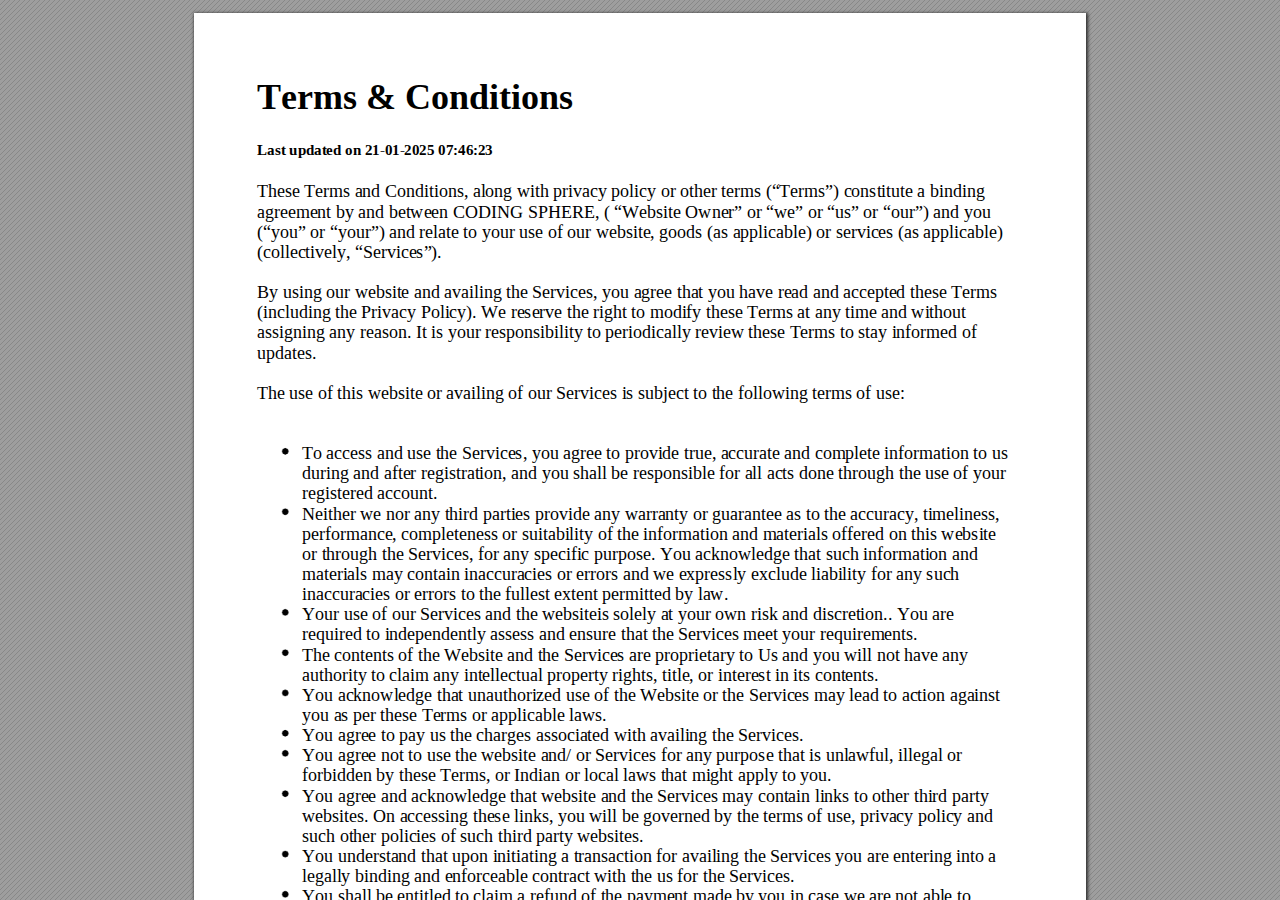
<file: tnc.html>
<!DOCTYPE html>
<!-- Created by pdf2htmlEX (https://github.com/pdf2htmlEX/pdf2htmlEX) -->
<html xmlns="http://www.w3.org/1999/xhtml">
<head>
<meta charset="utf-8"/>
<meta name="generator" content="pdf2htmlEX"/>
<meta http-equiv="X-UA-Compatible" content="IE=edge,chrome=1"/>
<style type="text/css">
/*! 
 * Base CSS for pdf2htmlEX
 * Copyright 2012,2013 Lu Wang <coolwanglu@gmail.com> 
 * https://github.com/pdf2htmlEX/pdf2htmlEX/blob/master/share/LICENSE
 */#sidebar{position:absolute;top:0;left:0;bottom:0;width:250px;padding:0;margin:0;overflow:auto}#page-container{position:absolute;top:0;left:0;margin:0;padding:0;border:0}@media screen{#sidebar.opened+#page-container{left:250px}#page-container{bottom:0;right:0;overflow:auto}.loading-indicator{display:none}.loading-indicator.active{display:block;position:absolute;width:64px;height:64px;top:50%;left:50%;margin-top:-32px;margin-left:-32px}.loading-indicator img{position:absolute;top:0;left:0;bottom:0;right:0}}@media print{@page{margin:0}html{margin:0}body{margin:0;-webkit-print-color-adjust:exact}#sidebar{display:none}#page-container{width:auto;height:auto;overflow:visible;background-color:transparent}.d{display:none}}.pf{position:relative;background-color:white;overflow:hidden;margin:0;border:0}.pc{position:absolute;border:0;padding:0;margin:0;top:0;left:0;width:100%;height:100%;overflow:hidden;display:block;transform-origin:0 0;-ms-transform-origin:0 0;-webkit-transform-origin:0 0}.pc.opened{display:block}.bf{position:absolute;border:0;margin:0;top:0;bottom:0;width:100%;height:100%;-ms-user-select:none;-moz-user-select:none;-webkit-user-select:none;user-select:none}.bi{position:absolute;border:0;margin:0;-ms-user-select:none;-moz-user-select:none;-webkit-user-select:none;user-select:none}@media print{.pf{margin:0;box-shadow:none;page-break-after:always;page-break-inside:avoid}@-moz-document url-prefix(){.pf{overflow:visible;border:1px solid #fff}.pc{overflow:visible}}}.c{position:absolute;border:0;padding:0;margin:0;overflow:hidden;display:block}.t{position:absolute;white-space:pre;font-size:1px;transform-origin:0 100%;-ms-transform-origin:0 100%;-webkit-transform-origin:0 100%;unicode-bidi:bidi-override;-moz-font-feature-settings:"liga" 0}.t:after{content:''}.t:before{content:'';display:inline-block}.t span{position:relative;unicode-bidi:bidi-override}._{display:inline-block;color:transparent;z-index:-1}::selection{background:rgba(127,255,255,0.4)}::-moz-selection{background:rgba(127,255,255,0.4)}.pi{display:none}.d{position:absolute;transform-origin:0 100%;-ms-transform-origin:0 100%;-webkit-transform-origin:0 100%}.it{border:0;background-color:rgba(255,255,255,0.0)}.ir:hover{cursor:pointer}</style>
<style type="text/css">
/*! 
 * Fancy styles for pdf2htmlEX
 * Copyright 2012,2013 Lu Wang <coolwanglu@gmail.com> 
 * https://github.com/pdf2htmlEX/pdf2htmlEX/blob/master/share/LICENSE
 */@keyframes fadein{from{opacity:0}to{opacity:1}}@-webkit-keyframes fadein{from{opacity:0}to{opacity:1}}@keyframes swing{0{transform:rotate(0)}10%{transform:rotate(0)}90%{transform:rotate(720deg)}100%{transform:rotate(720deg)}}@-webkit-keyframes swing{0{-webkit-transform:rotate(0)}10%{-webkit-transform:rotate(0)}90%{-webkit-transform:rotate(720deg)}100%{-webkit-transform:rotate(720deg)}}@media screen{#sidebar{background-color:#2f3236;background-image:url("[data-uri]")}#outline{font-family:Georgia,Times,"Times New Roman",serif;font-size:13px;margin:2em 1em}#outline ul{padding:0}#outline li{list-style-type:none;margin:1em 0}#outline li>ul{margin-left:1em}#outline a,#outline a:visited,#outline a:hover,#outline a:active{line-height:1.2;color:#e8e8e8;text-overflow:ellipsis;white-space:nowrap;text-decoration:none;display:block;overflow:hidden;outline:0}#outline a:hover{color:#0cf}#page-container{background-color:#9e9e9e;background-image:url("[data-uri]");-webkit-transition:left 500ms;transition:left 500ms}.pf{margin:13px auto;box-shadow:1px 1px 3px 1px #333;border-collapse:separate}.pc.opened{-webkit-animation:fadein 100ms;animation:fadein 100ms}.loading-indicator.active{-webkit-animation:swing 1.5s ease-in-out .01s infinite alternate none;animation:swing 1.5s ease-in-out .01s infinite alternate none}.checked{background:no-repeat url([data-uri])}}</style>
<style type="text/css">
.ff0{font-family:sans-serif;visibility:hidden;}
@font-face{font-family:ff1;src:url('[data-uri]')format("woff");}.ff1{font-family:ff1;line-height:1.311035;font-style:normal;font-weight:normal;visibility:visible;}
@font-face{font-family:ff2;src:url('[data-uri]')format("woff");}.ff2{font-family:ff2;line-height:1.284668;font-style:normal;font-weight:normal;visibility:visible;}
.m0{transform:matrix(0.375000,0.000000,0.000000,0.375000,0,0);-ms-transform:matrix(0.375000,0.000000,0.000000,0.375000,0,0);-webkit-transform:matrix(0.375000,0.000000,0.000000,0.375000,0,0);}
.v0{vertical-align:0.000000px;}
.ls0{letter-spacing:0.000000px;}
.sc_{text-shadow:none;}
.sc0{text-shadow:-0.015em 0 transparent,0 0.015em transparent,0.015em 0 transparent,0 -0.015em  transparent;}
@media screen and (-webkit-min-device-pixel-ratio:0){
.sc_{-webkit-text-stroke:0px transparent;}
.sc0{-webkit-text-stroke:0.015em transparent;text-shadow:none;}
}
.ws0{word-spacing:0.000000px;}
.fc0{color:rgb(0,0,0);}
.fs1{font-size:39.920000px;}
.fs2{font-size:48.000000px;}
.fs0{font-size:96.000000px;}
.y0{bottom:0.000000px;}
.y1{bottom:54.060000px;}
.y30{bottom:57.645000px;}
.y2f{bottom:77.790000px;}
.y2e{bottom:97.920000px;}
.y2d{bottom:118.065000px;}
.y2c{bottom:138.195000px;}
.y2b{bottom:158.340000px;}
.y2a{bottom:178.470000px;}
.y29{bottom:198.615000px;}
.y28{bottom:218.745000px;}
.y27{bottom:238.890000px;}
.y26{bottom:259.020000px;}
.y25{bottom:279.165000px;}
.y24{bottom:299.295000px;}
.y23{bottom:319.440000px;}
.y22{bottom:339.570000px;}
.y21{bottom:359.715000px;}
.y20{bottom:379.845000px;}
.y1f{bottom:399.990000px;}
.y1e{bottom:420.135000px;}
.y1d{bottom:440.265000px;}
.y1c{bottom:460.395000px;}
.y1b{bottom:480.540000px;}
.y1a{bottom:500.670000px;}
.y19{bottom:520.815000px;}
.y18{bottom:540.945000px;}
.y17{bottom:561.090000px;}
.y16{bottom:581.220000px;}
.y15{bottom:601.365000px;}
.y14{bottom:621.510000px;}
.y13{bottom:641.640000px;}
.y12{bottom:661.785000px;}
.y11{bottom:681.915000px;}
.y10{bottom:702.045000px;}
.yf{bottom:722.190000px;}
.ye{bottom:742.320000px;}
.yd{bottom:762.465000px;}
.yc{bottom:822.885000px;}
.yb{bottom:863.145000px;}
.ya{bottom:883.290000px;}
.y9{bottom:903.435000px;}
.y8{bottom:923.565000px;}
.y7{bottom:963.840000px;}
.y6{bottom:983.985000px;}
.y5{bottom:1004.115000px;}
.y4{bottom:1024.260000px;}
.y3{bottom:1066.110000px;}
.y2{bottom:1112.115000px;}
.h4{height:40.231875px;}
.h5{height:47.109375px;}
.h3{height:96.750000px;}
.h2{height:1154.760000px;}
.h0{height:1262.820000px;}
.h1{height:1263.000000px;}
.w2{width:784.920000px;}
.w0{width:892.920000px;}
.w1{width:893.250000px;}
.x0{left:0.000000px;}
.x2{left:9.000000px;}
.x1{left:54.000000px;}
@media print{
.v0{vertical-align:0.000000pt;}
.ls0{letter-spacing:0.000000pt;}
.ws0{word-spacing:0.000000pt;}
.fs1{font-size:35.484444pt;}
.fs2{font-size:42.666667pt;}
.fs0{font-size:85.333333pt;}
.y0{bottom:0.000000pt;}
.y1{bottom:48.053333pt;}
.y30{bottom:51.240000pt;}
.y2f{bottom:69.146667pt;}
.y2e{bottom:87.040000pt;}
.y2d{bottom:104.946667pt;}
.y2c{bottom:122.840000pt;}
.y2b{bottom:140.746667pt;}
.y2a{bottom:158.640000pt;}
.y29{bottom:176.546667pt;}
.y28{bottom:194.440000pt;}
.y27{bottom:212.346667pt;}
.y26{bottom:230.240000pt;}
.y25{bottom:248.146667pt;}
.y24{bottom:266.040000pt;}
.y23{bottom:283.946667pt;}
.y22{bottom:301.840000pt;}
.y21{bottom:319.746667pt;}
.y20{bottom:337.640000pt;}
.y1f{bottom:355.546667pt;}
.y1e{bottom:373.453333pt;}
.y1d{bottom:391.346667pt;}
.y1c{bottom:409.240000pt;}
.y1b{bottom:427.146667pt;}
.y1a{bottom:445.040000pt;}
.y19{bottom:462.946667pt;}
.y18{bottom:480.840000pt;}
.y17{bottom:498.746667pt;}
.y16{bottom:516.640000pt;}
.y15{bottom:534.546667pt;}
.y14{bottom:552.453333pt;}
.y13{bottom:570.346667pt;}
.y12{bottom:588.253333pt;}
.y11{bottom:606.146667pt;}
.y10{bottom:624.040000pt;}
.yf{bottom:641.946667pt;}
.ye{bottom:659.840000pt;}
.yd{bottom:677.746667pt;}
.yc{bottom:731.453333pt;}
.yb{bottom:767.240000pt;}
.ya{bottom:785.146667pt;}
.y9{bottom:803.053333pt;}
.y8{bottom:820.946667pt;}
.y7{bottom:856.746667pt;}
.y6{bottom:874.653333pt;}
.y5{bottom:892.546667pt;}
.y4{bottom:910.453333pt;}
.y3{bottom:947.653333pt;}
.y2{bottom:988.546667pt;}
.h4{height:35.761667pt;}
.h5{height:41.875000pt;}
.h3{height:86.000000pt;}
.h2{height:1026.453333pt;}
.h0{height:1122.506667pt;}
.h1{height:1122.666667pt;}
.w2{width:697.706667pt;}
.w0{width:793.706667pt;}
.w1{width:794.000000pt;}
.x0{left:0.000000pt;}
.x2{left:8.000000pt;}
.x1{left:48.000000pt;}
}
</style>
<script>
/*
 Copyright 2012 Mozilla Foundation 
 Copyright 2013 Lu Wang <coolwanglu@gmail.com>
 Apachine License Version 2.0 
*/
(function(){function b(a,b,e,f){var c=(a.className||"").split(/\s+/g);""===c[0]&&c.shift();var d=c.indexOf(b);0>d&&e&&c.push(b);0<=d&&f&&c.splice(d,1);a.className=c.join(" ");return 0<=d}if(!("classList"in document.createElement("div"))){var e={add:function(a){b(this.element,a,!0,!1)},contains:function(a){return b(this.element,a,!1,!1)},remove:function(a){b(this.element,a,!1,!0)},toggle:function(a){b(this.element,a,!0,!0)}};Object.defineProperty(HTMLElement.prototype,"classList",{get:function(){if(this._classList)return this._classList;
var a=Object.create(e,{element:{value:this,writable:!1,enumerable:!0}});Object.defineProperty(this,"_classList",{value:a,writable:!1,enumerable:!1});return a},enumerable:!0})}})();
</script>
<script>
(function(){/*
 pdf2htmlEX.js: Core UI functions for pdf2htmlEX 
 Copyright 2012,2013 Lu Wang <coolwanglu@gmail.com> and other contributors 
 https://github.com/pdf2htmlEX/pdf2htmlEX/blob/master/share/LICENSE 
*/
var pdf2htmlEX=window.pdf2htmlEX=window.pdf2htmlEX||{},CSS_CLASS_NAMES={page_frame:"pf",page_content_box:"pc",page_data:"pi",background_image:"bi",link:"l",input_radio:"ir",__dummy__:"no comma"},DEFAULT_CONFIG={container_id:"page-container",sidebar_id:"sidebar",outline_id:"outline",loading_indicator_cls:"loading-indicator",preload_pages:3,render_timeout:100,scale_step:0.9,key_handler:!0,hashchange_handler:!0,view_history_handler:!0,__dummy__:"no comma"},EPS=1E-6;
function invert(a){var b=a[0]*a[3]-a[1]*a[2];return[a[3]/b,-a[1]/b,-a[2]/b,a[0]/b,(a[2]*a[5]-a[3]*a[4])/b,(a[1]*a[4]-a[0]*a[5])/b]}function transform(a,b){return[a[0]*b[0]+a[2]*b[1]+a[4],a[1]*b[0]+a[3]*b[1]+a[5]]}function get_page_number(a){return parseInt(a.getAttribute("data-page-no"),16)}function disable_dragstart(a){for(var b=0,c=a.length;b<c;++b)a[b].addEventListener("dragstart",function(){return!1},!1)}
function clone_and_extend_objs(a){for(var b={},c=0,e=arguments.length;c<e;++c){var h=arguments[c],d;for(d in h)h.hasOwnProperty(d)&&(b[d]=h[d])}return b}
function Page(a){if(a){this.shown=this.loaded=!1;this.page=a;this.num=get_page_number(a);this.original_height=a.clientHeight;this.original_width=a.clientWidth;var b=a.getElementsByClassName(CSS_CLASS_NAMES.page_content_box)[0];b&&(this.content_box=b,this.original_scale=this.cur_scale=this.original_height/b.clientHeight,this.page_data=JSON.parse(a.getElementsByClassName(CSS_CLASS_NAMES.page_data)[0].getAttribute("data-data")),this.ctm=this.page_data.ctm,this.ictm=invert(this.ctm),this.loaded=!0)}}
Page.prototype={hide:function(){this.loaded&&this.shown&&(this.content_box.classList.remove("opened"),this.shown=!1)},show:function(){this.loaded&&!this.shown&&(this.content_box.classList.add("opened"),this.shown=!0)},rescale:function(a){this.cur_scale=0===a?this.original_scale:a;this.loaded&&(a=this.content_box.style,a.msTransform=a.webkitTransform=a.transform="scale("+this.cur_scale.toFixed(3)+")");a=this.page.style;a.height=this.original_height*this.cur_scale+"px";a.width=this.original_width*this.cur_scale+
"px"},view_position:function(){var a=this.page,b=a.parentNode;return[b.scrollLeft-a.offsetLeft-a.clientLeft,b.scrollTop-a.offsetTop-a.clientTop]},height:function(){return this.page.clientHeight},width:function(){return this.page.clientWidth}};function Viewer(a){this.config=clone_and_extend_objs(DEFAULT_CONFIG,0<arguments.length?a:{});this.pages_loading=[];this.init_before_loading_content();var b=this;document.addEventListener("DOMContentLoaded",function(){b.init_after_loading_content()},!1)}
Viewer.prototype={scale:1,cur_page_idx:0,first_page_idx:0,init_before_loading_content:function(){this.pre_hide_pages()},initialize_radio_button:function(){for(var a=document.getElementsByClassName(CSS_CLASS_NAMES.input_radio),b=0;b<a.length;b++)a[b].addEventListener("click",function(){this.classList.toggle("checked")})},init_after_loading_content:function(){this.sidebar=document.getElementById(this.config.sidebar_id);this.outline=document.getElementById(this.config.outline_id);this.container=document.getElementById(this.config.container_id);
this.loading_indicator=document.getElementsByClassName(this.config.loading_indicator_cls)[0];for(var a=!0,b=this.outline.childNodes,c=0,e=b.length;c<e;++c)if("ul"===b[c].nodeName.toLowerCase()){a=!1;break}a||this.sidebar.classList.add("opened");this.find_pages();if(0!=this.pages.length){disable_dragstart(document.getElementsByClassName(CSS_CLASS_NAMES.background_image));this.config.key_handler&&this.register_key_handler();var h=this;this.config.hashchange_handler&&window.addEventListener("hashchange",
function(a){h.navigate_to_dest(document.location.hash.substring(1))},!1);this.config.view_history_handler&&window.addEventListener("popstate",function(a){a.state&&h.navigate_to_dest(a.state)},!1);this.container.addEventListener("scroll",function(){h.update_page_idx();h.schedule_render(!0)},!1);[this.outline].concat(Array.from(this.container.querySelectorAll("a.l"))).forEach(function(a){a.addEventListener("click",h.link_handler.bind(h),!1)});this.initialize_radio_button();this.render()}},find_pages:function(){for(var a=
[],b={},c=this.container.childNodes,e=0,h=c.length;e<h;++e){var d=c[e];d.nodeType===Node.ELEMENT_NODE&&d.classList.contains(CSS_CLASS_NAMES.page_frame)&&(d=new Page(d),a.push(d),b[d.num]=a.length-1)}this.pages=a;this.page_map=b},load_page:function(a,b,c){var e=this.pages;if(!(a>=e.length||(e=e[a],e.loaded||this.pages_loading[a]))){var e=e.page,h=e.getAttribute("data-page-url");if(h){this.pages_loading[a]=!0;var d=e.getElementsByClassName(this.config.loading_indicator_cls)[0];"undefined"===typeof d&&
(d=this.loading_indicator.cloneNode(!0),d.classList.add("active"),e.appendChild(d));var f=this,g=new XMLHttpRequest;g.open("GET",h,!0);g.onload=function(){if(200===g.status||0===g.status){var b=document.createElement("div");b.innerHTML=g.responseText;for(var d=null,b=b.childNodes,e=0,h=b.length;e<h;++e){var p=b[e];if(p.nodeType===Node.ELEMENT_NODE&&p.classList.contains(CSS_CLASS_NAMES.page_frame)){d=p;break}}b=f.pages[a];f.container.replaceChild(d,b.page);b=new Page(d);f.pages[a]=b;b.hide();b.rescale(f.scale);
disable_dragstart(d.getElementsByClassName(CSS_CLASS_NAMES.background_image));f.schedule_render(!1);c&&c(b)}delete f.pages_loading[a]};g.send(null)}void 0===b&&(b=this.config.preload_pages);0<--b&&(f=this,setTimeout(function(){f.load_page(a+1,b)},0))}},pre_hide_pages:function(){var a="@media screen{."+CSS_CLASS_NAMES.page_content_box+"{display:none;}}",b=document.createElement("style");b.styleSheet?b.styleSheet.cssText=a:b.appendChild(document.createTextNode(a));document.head.appendChild(b)},render:function(){for(var a=
this.container,b=a.scrollTop,c=a.clientHeight,a=b-c,b=b+c+c,c=this.pages,e=0,h=c.length;e<h;++e){var d=c[e],f=d.page,g=f.offsetTop+f.clientTop,f=g+f.clientHeight;g<=b&&f>=a?d.loaded?d.show():this.load_page(e):d.hide()}},update_page_idx:function(){var a=this.pages,b=a.length;if(!(2>b)){for(var c=this.container,e=c.scrollTop,c=e+c.clientHeight,h=-1,d=b,f=d-h;1<f;){var g=h+Math.floor(f/2),f=a[g].page;f.offsetTop+f.clientTop+f.clientHeight>=e?d=g:h=g;f=d-h}this.first_page_idx=d;for(var g=h=this.cur_page_idx,
k=0;d<b;++d){var f=a[d].page,l=f.offsetTop+f.clientTop,f=f.clientHeight;if(l>c)break;f=(Math.min(c,l+f)-Math.max(e,l))/f;if(d===h&&Math.abs(f-1)<=EPS){g=h;break}f>k&&(k=f,g=d)}this.cur_page_idx=g}},schedule_render:function(a){if(void 0!==this.render_timer){if(!a)return;clearTimeout(this.render_timer)}var b=this;this.render_timer=setTimeout(function(){delete b.render_timer;b.render()},this.config.render_timeout)},register_key_handler:function(){var a=this;window.addEventListener("DOMMouseScroll",function(b){if(b.ctrlKey){b.preventDefault();
var c=a.container,e=c.getBoundingClientRect(),c=[b.clientX-e.left-c.clientLeft,b.clientY-e.top-c.clientTop];a.rescale(Math.pow(a.config.scale_step,b.detail),!0,c)}},!1);window.addEventListener("keydown",function(b){var c=!1,e=b.ctrlKey||b.metaKey,h=b.altKey;switch(b.keyCode){case 61:case 107:case 187:e&&(a.rescale(1/a.config.scale_step,!0),c=!0);break;case 173:case 109:case 189:e&&(a.rescale(a.config.scale_step,!0),c=!0);break;case 48:e&&(a.rescale(0,!1),c=!0);break;case 33:h?a.scroll_to(a.cur_page_idx-
1):a.container.scrollTop-=a.container.clientHeight;c=!0;break;case 34:h?a.scroll_to(a.cur_page_idx+1):a.container.scrollTop+=a.container.clientHeight;c=!0;break;case 35:a.container.scrollTop=a.container.scrollHeight;c=!0;break;case 36:a.container.scrollTop=0,c=!0}c&&b.preventDefault()},!1)},rescale:function(a,b,c){var e=this.scale;this.scale=a=0===a?1:b?e*a:a;c||(c=[0,0]);b=this.container;c[0]+=b.scrollLeft;c[1]+=b.scrollTop;for(var h=this.pages,d=h.length,f=this.first_page_idx;f<d;++f){var g=h[f].page;
if(g.offsetTop+g.clientTop>=c[1])break}g=f-1;0>g&&(g=0);var g=h[g].page,k=g.clientWidth,f=g.clientHeight,l=g.offsetLeft+g.clientLeft,m=c[0]-l;0>m?m=0:m>k&&(m=k);k=g.offsetTop+g.clientTop;c=c[1]-k;0>c?c=0:c>f&&(c=f);for(f=0;f<d;++f)h[f].rescale(a);b.scrollLeft+=m/e*a+g.offsetLeft+g.clientLeft-m-l;b.scrollTop+=c/e*a+g.offsetTop+g.clientTop-c-k;this.schedule_render(!0)},fit_width:function(){var a=this.cur_page_idx;this.rescale(this.container.clientWidth/this.pages[a].width(),!0);this.scroll_to(a)},fit_height:function(){var a=
this.cur_page_idx;this.rescale(this.container.clientHeight/this.pages[a].height(),!0);this.scroll_to(a)},get_containing_page:function(a){for(;a;){if(a.nodeType===Node.ELEMENT_NODE&&a.classList.contains(CSS_CLASS_NAMES.page_frame)){a=get_page_number(a);var b=this.page_map;return a in b?this.pages[b[a]]:null}a=a.parentNode}return null},link_handler:function(a){var b=a.target,c=b.getAttribute("data-dest-detail");c||(b=a.currentTarget,c=b.getAttribute("data-dest-detail"));if(c){if(this.config.view_history_handler)try{var e=
this.get_current_view_hash();window.history.replaceState(e,"","#"+e);window.history.pushState(c,"","#"+c)}catch(h){}this.navigate_to_dest(c,this.get_containing_page(b));a.preventDefault()}},navigate_to_dest:function(a,b){try{var c=JSON.parse(a)}catch(e){return}if(c instanceof Array){var h=c[0],d=this.page_map;if(h in d){for(var f=d[h],h=this.pages[f],d=2,g=c.length;d<g;++d){var k=c[d];if(null!==k&&"number"!==typeof k)return}for(;6>c.length;)c.push(null);var g=b||this.pages[this.cur_page_idx],d=g.view_position(),
d=transform(g.ictm,[d[0],g.height()-d[1]]),g=this.scale,l=[0,0],m=!0,k=!1,n=this.scale;switch(c[1]){case "XYZ":l=[null===c[2]?d[0]:c[2]*n,null===c[3]?d[1]:c[3]*n];g=c[4];if(null===g||0===g)g=this.scale;k=!0;break;case "Fit":case "FitB":l=[0,0];k=!0;break;case "FitH":case "FitBH":l=[0,null===c[2]?d[1]:c[2]*n];k=!0;break;case "FitV":case "FitBV":l=[null===c[2]?d[0]:c[2]*n,0];k=!0;break;case "FitR":l=[c[2]*n,c[5]*n],m=!1,k=!0}if(k){this.rescale(g,!1);var p=this,c=function(a){l=transform(a.ctm,l);m&&
(l[1]=a.height()-l[1]);p.scroll_to(f,l)};h.loaded?c(h):(this.load_page(f,void 0,c),this.scroll_to(f))}}}},scroll_to:function(a,b){var c=this.pages;if(!(0>a||a>=c.length)){c=c[a].view_position();void 0===b&&(b=[0,0]);var e=this.container;e.scrollLeft+=b[0]-c[0];e.scrollTop+=b[1]-c[1]}},get_current_view_hash:function(){var a=[],b=this.pages[this.cur_page_idx];a.push(b.num);a.push("XYZ");var c=b.view_position(),c=transform(b.ictm,[c[0],b.height()-c[1]]);a.push(c[0]/this.scale);a.push(c[1]/this.scale);
a.push(this.scale);return JSON.stringify(a)}};pdf2htmlEX.Viewer=Viewer;})();
</script>
<script>
try{
pdf2htmlEX.defaultViewer = new pdf2htmlEX.Viewer({});
}catch(e){}
</script>
<title></title>
</head>
<body>
<div id="sidebar">
<div id="outline">
</div>
</div>
<div id="page-container">
<div id="pf1" class="pf w0 h0" data-page-no="1"><div class="pc pc1 w0 h0"><img class="bi x0 y0 w1 h1" alt="" src="[data-uri]"/><div class="c x1 y1 w2 h2"><div class="t m0 x2 h3 y2 ff1 fs0 fc0 sc0 ls0 ws0">Terms &amp; Conditions</div><div class="t m0 x2 h4 y3 ff1 fs1 fc0 sc0 ls0 ws0">Last updated on 21-01-2025 07:46:23</div><div class="t m0 x2 h5 y4 ff2 fs2 fc0 sc0 ls0 ws0">These Terms and Conditions, along with privacy policy or other terms (“Terms”) constitute a binding </div><div class="t m0 x2 h5 y5 ff2 fs2 fc0 sc0 ls0 ws0">agreement by and between CODING SPHERE, ( “Website Owner” or “we” or “us” or “our”) and you </div><div class="t m0 x2 h5 y6 ff2 fs2 fc0 sc0 ls0 ws0">(“you” or “your”) and relate to your use of our website, goods (as applicable) or services (as applicable) </div><div class="t m0 x2 h5 y7 ff2 fs2 fc0 sc0 ls0 ws0">(collectively, “Services”).</div><div class="t m0 x2 h5 y8 ff2 fs2 fc0 sc0 ls0 ws0">By using our website and availing the Services, you agree that you have read and accepted these Terms </div><div class="t m0 x2 h5 y9 ff2 fs2 fc0 sc0 ls0 ws0">(including the Privacy Policy). We reserve the right to modify these Terms at any time and without </div><div class="t m0 x2 h5 ya ff2 fs2 fc0 sc0 ls0 ws0">assigning any reason. It is your responsibility to periodically review these Terms to stay informed of </div><div class="t m0 x2 h5 yb ff2 fs2 fc0 sc0 ls0 ws0">updates.</div><div class="t m0 x2 h5 yc ff2 fs2 fc0 sc0 ls0 ws0">The use of this website or availing of our Services is subject to the following terms of use:</div><div class="t m0 x1 h5 yd ff2 fs2 fc0 sc0 ls0 ws0">To access and use the Services, you agree to provide true, accurate and complete information to us </div><div class="t m0 x1 h5 ye ff2 fs2 fc0 sc0 ls0 ws0">during and after registration, and you shall be responsible for all acts done through the use of your </div><div class="t m0 x1 h5 yf ff2 fs2 fc0 sc0 ls0 ws0">registered account.</div><div class="t m0 x1 h5 y10 ff2 fs2 fc0 sc0 ls0 ws0">Neither we nor any third parties provide any warranty or guarantee as to the accuracy, timeliness, </div><div class="t m0 x1 h5 y11 ff2 fs2 fc0 sc0 ls0 ws0">performance, completeness or suitability of the information and materials offered on this website </div><div class="t m0 x1 h5 y12 ff2 fs2 fc0 sc0 ls0 ws0">or through the Services, for any specific purpose. You acknowledge that such information and </div><div class="t m0 x1 h5 y13 ff2 fs2 fc0 sc0 ls0 ws0">materials may contain inaccuracies or errors and we expressly exclude liability for any such </div><div class="t m0 x1 h5 y14 ff2 fs2 fc0 sc0 ls0 ws0">inaccuracies or errors to the fullest extent permitted by law.</div><div class="t m0 x1 h5 y15 ff2 fs2 fc0 sc0 ls0 ws0">Your use of our Services and the websiteis solely at your own risk and discretion.. You are </div><div class="t m0 x1 h5 y16 ff2 fs2 fc0 sc0 ls0 ws0">required to independently assess and ensure that the Services meet your requirements.</div><div class="t m0 x1 h5 y17 ff2 fs2 fc0 sc0 ls0 ws0">The contents of the Website and the Services are proprietary to Us and you will not have any </div><div class="t m0 x1 h5 y18 ff2 fs2 fc0 sc0 ls0 ws0">authority to claim any intellectual property rights, title, or interest in its contents.</div><div class="t m0 x1 h5 y19 ff2 fs2 fc0 sc0 ls0 ws0">You acknowledge that unauthorized use of the Website or the Services may lead to action against </div><div class="t m0 x1 h5 y1a ff2 fs2 fc0 sc0 ls0 ws0">you as per these Terms or applicable laws.</div><div class="t m0 x1 h5 y1b ff2 fs2 fc0 sc0 ls0 ws0">You agree to pay us the charges associated with availing the Services.</div><div class="t m0 x1 h5 y1c ff2 fs2 fc0 sc0 ls0 ws0">You agree not to use the website and/ or Services for any purpose that is unlawful, illegal or </div><div class="t m0 x1 h5 y1d ff2 fs2 fc0 sc0 ls0 ws0">forbidden by these Terms, or Indian or local laws that might apply to you.</div><div class="t m0 x1 h5 y1e ff2 fs2 fc0 sc0 ls0 ws0">You agree and acknowledge that website and the Services may contain links to other third party </div><div class="t m0 x1 h5 y1f ff2 fs2 fc0 sc0 ls0 ws0">websites. On accessing these links, you will be governed by the terms of use, privacy policy and </div><div class="t m0 x1 h5 y20 ff2 fs2 fc0 sc0 ls0 ws0">such other policies of such third party websites.</div><div class="t m0 x1 h5 y21 ff2 fs2 fc0 sc0 ls0 ws0">You understand that upon initiating a transaction for availing the Services you are entering into a </div><div class="t m0 x1 h5 y22 ff2 fs2 fc0 sc0 ls0 ws0">legally binding and enforceable contract with the us for the Services.</div><div class="t m0 x1 h5 y23 ff2 fs2 fc0 sc0 ls0 ws0">You shall be entitled to claim a refund of the payment made by you in case we are not able to </div><div class="t m0 x1 h5 y24 ff2 fs2 fc0 sc0 ls0 ws0">provide the Service. The timelines for such return and refund will be according to the specific </div><div class="t m0 x1 h5 y25 ff2 fs2 fc0 sc0 ls0 ws0">Service you have availed or within the time period provided in our policies (as applicable). In case </div><div class="t m0 x1 h5 y26 ff2 fs2 fc0 sc0 ls0 ws0">you do not raise a refund claim within the stipulated time, than this would make you ineligible for </div><div class="t m0 x1 h5 y27 ff2 fs2 fc0 sc0 ls0 ws0">a refund.</div><div class="t m0 x1 h5 y28 ff2 fs2 fc0 sc0 ls0 ws0">Notwithstanding anything contained in these Terms, the parties shall not be liable for any failure to </div><div class="t m0 x1 h5 y29 ff2 fs2 fc0 sc0 ls0 ws0">perform an obligation under these Terms if performance is prevented or delayed by a force majeure </div><div class="t m0 x1 h5 y2a ff2 fs2 fc0 sc0 ls0 ws0">event.</div><div class="t m0 x1 h5 y2b ff2 fs2 fc0 sc0 ls0 ws0">These Terms and any dispute or claim relating to it, or its enforceability, shall be governed by and </div><div class="t m0 x1 h5 y2c ff2 fs2 fc0 sc0 ls0 ws0">construed in accordance with the laws of India.</div><div class="t m0 x1 h5 y2d ff2 fs2 fc0 sc0 ls0 ws0">All disputes arising out of or in connection with these Terms shall be subject to the exclusive </div><div class="t m0 x1 h5 y2e ff2 fs2 fc0 sc0 ls0 ws0">jurisdiction of the courts in BATHINDA, Punjab</div><div class="t m0 x1 h5 y2f ff2 fs2 fc0 sc0 ls0 ws0">All concerns or communications relating to these Terms must be communicated to us using the </div><div class="t m0 x1 h5 y30 ff2 fs2 fc0 sc0 ls0 ws0">contact information provided on this website.</div></div></div><div class="pi" data-data='{"ctm":[1.500000,0.000000,0.000000,1.500000,0.000000,0.000000]}'></div></div>
</div>
<div class="loading-indicator">
<img alt="" src="[data-uri]"/>
</div>
</body>
</html>
</file>
<file: css/style.css>
body{
    margin: 0;
    padding: 0;
    line-height: 150%;
}

.source-serif-pro{
    font-family: 'Source Sans Pro', sans-serif;
    font-family: 'Source Serif Pro', serif;
}

/* Text colors */

.white{
    color: #ffffff;
}

.purple{
    color: #171635;
}

.light-purple{
    color: #736DF3;
}

.black{
    color: #000000;
}

.green{
    color: #15C9A4;
}

.yellow{
    color:#FAD357;
}

/* Text colors */

/* Background colors */

.bg-white{
    background-color: #ffffff;
}

.bg-purple{
    background-color: #171635;
}

.bg-light-purple{
    background-color: #736DF3;
}
.bg-lightest-purple{
    background-color: rgba(115,109,243,0.1);
}

.bg-black{
    background-color: #000000;
}

.bg-green{
    background-color: #15C9A4;
}

.bg-transparent{
    background-color: transparent;
}

/* Background colors */

/* Spacing */

.m-0{
    margin: 0;
}

.mt-10{
    margin-top:10px;
}

.mt-20{
    margin-top:20px;
}

.mt-30{
    margin-top:30px;
}

.mt-40{
    margin-top:40px;
}

.mt-50{
    margin-top:50px;
}

.p-0{
    padding: 0;
}
.px-20{
    padding-right: 20px;
    padding-left: 20px;
}

.py-20{
    padding-top: 20px;
    padding-bottom: 20px;
}

.py-40{
    padding-top: 40px;
    padding-bottom: 40px;
}

.py-60{
    padding-top: 60px;
    padding-bottom: 60px;
}

.py-80{
    padding-top: 80px;
    padding-bottom: 80px;
}
.pt-40{
    padding-top:40px;
}
.pb-40{
    padding-bottom:40px;
}
/* Spacing */
.f-20{
    font-size: 20px;
    line-height: 150%;
}
/* font */
.f-18{
    font-size: 18px;
    line-height: 150%;
}

.f-20{
    font-size: 20px;
    line-height: 150%;
}

.f-24{
    font-size: 24px;
    line-height: 150%;
}

.f-28{
    font-size: 28px;
    line-height: 150%;
}

.f-32{
    font-size: 32px;
    line-height: 120%;
}

.f-38{
    font-size: 38px;
    line-height: 120%;
}

/* font */

/*  */
.ri-underline-yellow{
    text-decoration: underline;
    text-decoration-color: #FAD357;
    -webkit-text-decoration-color: #FAD357;
}

.ri-underline-green{
    text-decoration: underline;
    text-decoration-color: #15C9A4;
    -webkit-text-decoration-color: #15C9A4;
}

.ri-underline-light-purple{
    text-decoration: underline;
    text-decoration-color: #736DF3;
    -webkit-text-decoration-color: #736DF3;
}

.modal-dialog-bottom {
    display: flex;
    align-items: end;
    min-height: calc(100% - var(--bs-modal-margin) * 2);
}
/*  */
</file>
